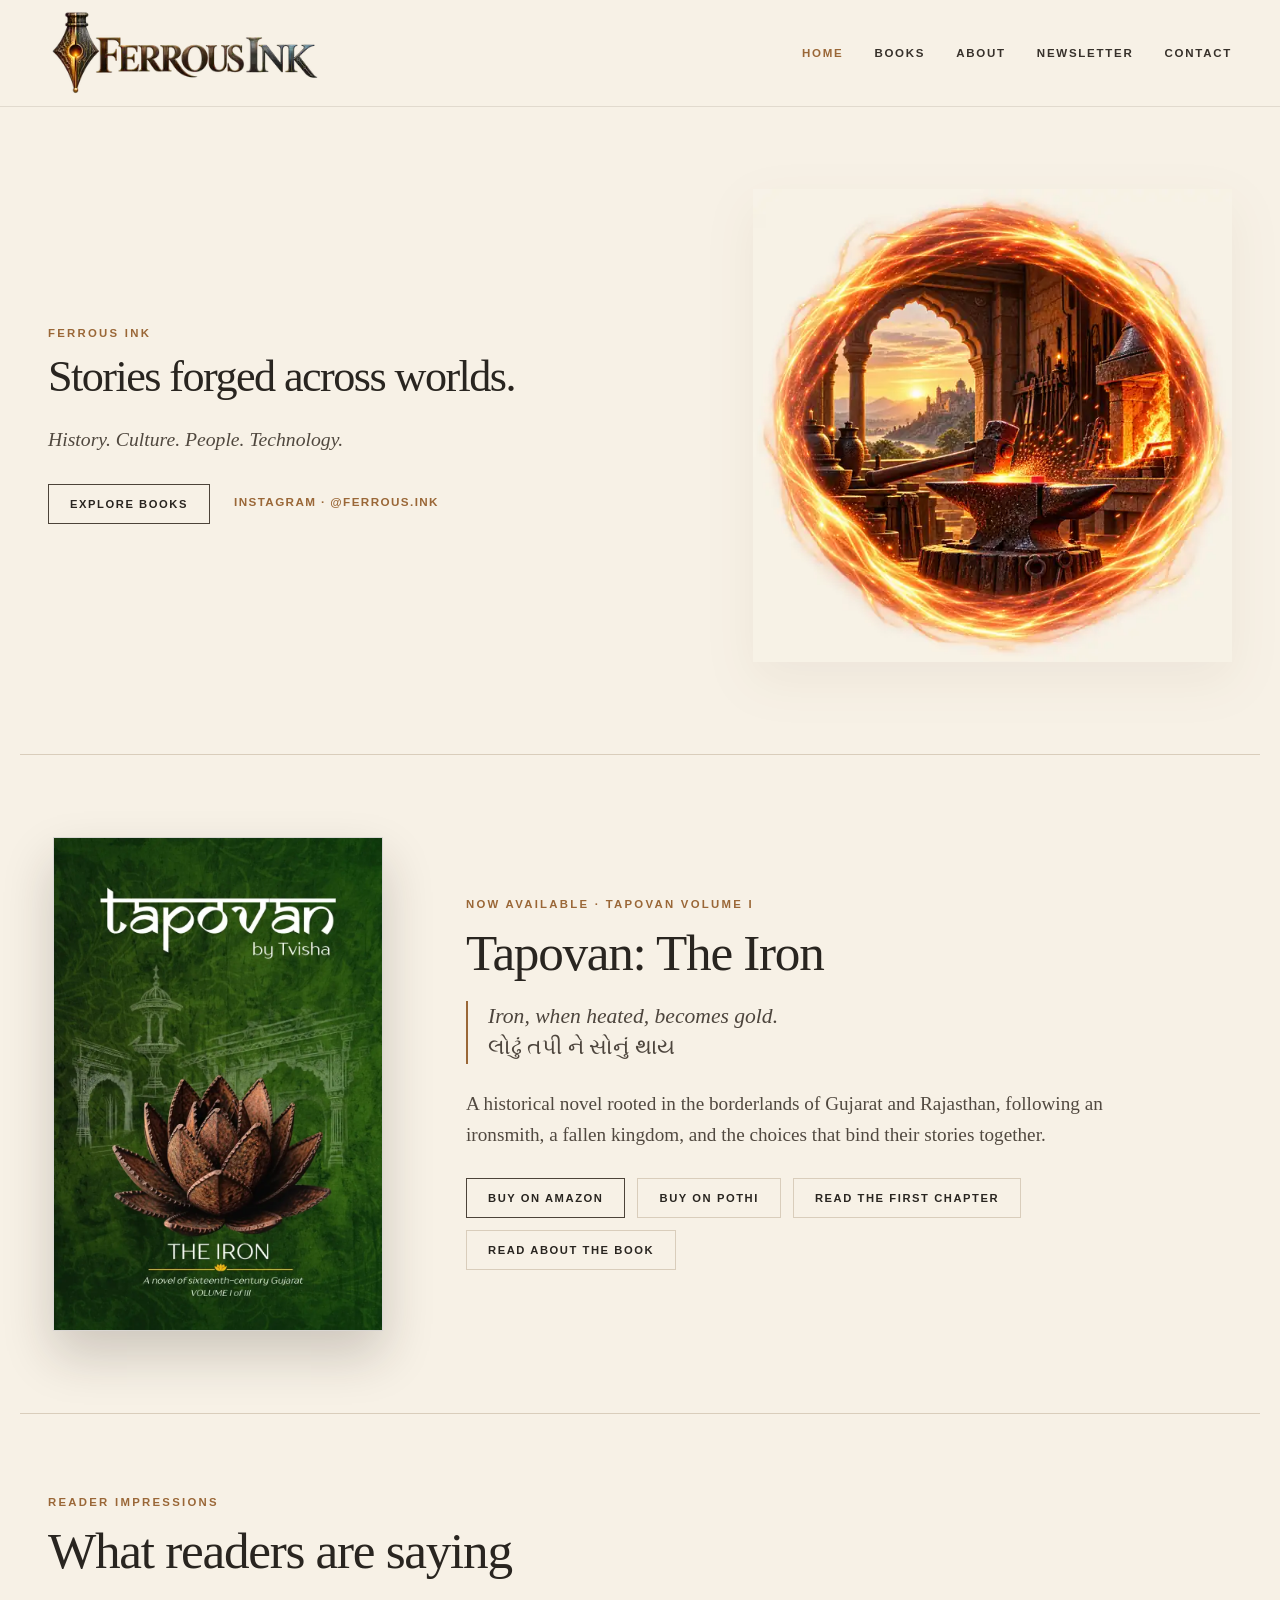
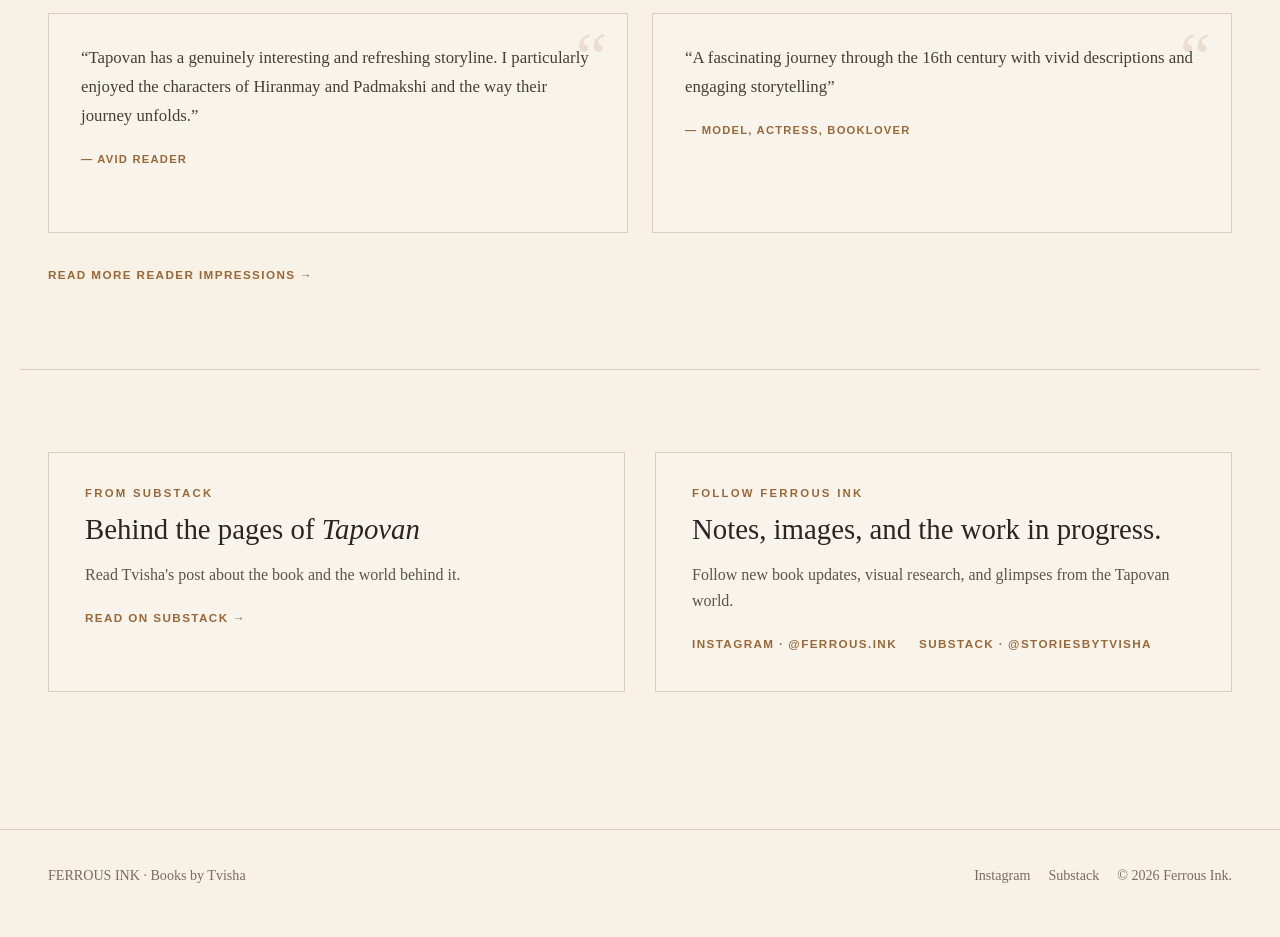
<file: index.html>
<!doctype html><html lang="en"><head><meta charset="utf-8"><meta name="viewport" content="width=device-width,initial-scale=1"><link rel="icon" type="image/svg+xml" href="assets/images/ferrous-favicon.svg"><link rel="alternate icon" href="favicon.ico">
<title>Ferrous Ink — Books by Tvisha</title><meta name="description" content="Ferrous Ink. Stories forged across worlds. Tapovan: The Iron by Tvisha is available now on Amazon."><link rel="stylesheet" href="assets/css/styles.css?v=11"><style>.portal:after{display:none}</style></head>
<body><header class="site-header"><nav class="nav">
<a class="brand" href="index.html" aria-label="Ferrous Ink home"><img src="assets/images/ferrous-ink-logo-fixed.svg" alt="Ferrous Ink"></a>
<div class="nav-links"><a href="index.html" aria-current="page">Home</a><a href="books.html">Books</a><a href="about.html">About</a><a href="newsletter.html">Newsletter</a><a href="contact.html">Contact</a></div></nav></header><main>
<section class="hero">
 <div><p class="eyebrow">Ferrous Ink</p><h1>Stories forged across worlds.</h1>
 <p class="lead">History. Culture. People. Technology.</p>
 <div class="hero-actions"><a class="button" href="books.html">Explore Books</a><a class="text-link" href="https://www.instagram.com/ferrous.ink/?hl=en" target="_blank" rel="noopener noreferrer">Instagram · @ferrous.ink</a></div></div>
 <div class="portal"><img id="portal-image" src="assets/images/forge-portal.webp?v=8" alt="A glowing iron forge and anvil framed by a smooth fiery portal"></div>
</section>
<section class="section rule home-book-feature">
 <div class="home-book-cover"><a href="tapovan.html" aria-label="Read more about Tapovan: The Iron"><img src="assets/images/tapovan-cover-site.webp?v=20261117" onerror="this.onerror=null;this.src='assets/images/tapovan-cover-full.jpeg?v=20261102b'" alt="Tapovan: The Iron, Volume I, by Tvisha"></a></div>
 <div class="home-book-copy"><p class="eyebrow">Now Available · Tapovan Volume I</p><h2>Tapovan: The Iron</h2><p class="home-book-quote"><em>Iron, when heated, becomes gold.</em><br><span lang="gu">લોઢું તપી ને સોનું થાય</span></p><p class="lead">A historical novel rooted in the borderlands of Gujarat and Rajasthan, following an ironsmith, a fallen kingdom, and the choices that bind their stories together.</p><div class="home-book-actions"><a class="button" href="https://www.amazon.com/dp/B0HPCVSJZD" target="_blank" rel="noopener noreferrer">Buy on Amazon</a> <a class="button button-soft" href="https://store.pothi.com/book/tvisha-tapovan/" target="_blank" rel="noopener noreferrer">Buy on Pothi</a><a class="button button-soft" href="sample-chapter.html">Read the First Chapter</a><a class="button button-soft" href="tapovan.html">Read About the Book</a></div></div>
</section>
<section class="section rule home-review-preview"><p class="eyebrow">Reader Impressions</p><h2>What readers are saying</h2><div class="home-review-grid"><blockquote class="review-card"><p>“Tapovan has a genuinely interesting and refreshing storyline. I particularly enjoyed the characters of Hiranmay and Padmakshi and the way their journey unfolds.”</p><footer>— Avid Reader</footer></blockquote><blockquote class="review-card"><p>“A fascinating journey through the 16th century with vivid descriptions and engaging storytelling”</p><footer>— Model, Actress, BookLover</footer></blockquote></div><p class="review-more"><a class="text-link" href="tapovan.html">Read more reader impressions →</a></p></section>
<section class="section rule home-notes"><div class="home-note-card"><p class="eyebrow">From Substack</p><h3>Behind the pages of <em>Tapovan</em></h3><p>Read Tvisha's post about the book and the world behind it.</p><a class="text-link" href="https://substack.com/home/post/p-222257417" target="_blank" rel="noopener noreferrer">Read on Substack →</a></div><div class="home-note-card home-social-card"><p class="eyebrow">Follow Ferrous Ink</p><h3>Notes, images, and the work in progress.</h3><p>Follow new book updates, visual research, and glimpses from the Tapovan world.</p><div class="social-links-inline"><a class="text-link" href="https://www.instagram.com/ferrous.ink/?hl=en" target="_blank" rel="noopener noreferrer">Instagram · @ferrous.ink</a><a class="text-link" href="https://substack.com/@storiesbytvisha" target="_blank" rel="noopener noreferrer">Substack · @storiesbytvisha</a></div></div></section>
</main><footer><div class="footer-inner"><div>FERROUS INK · Books by Tvisha</div><div class="footer-links"><a href="https://www.instagram.com/ferrous.ink/?hl=en" target="_blank" rel="noopener noreferrer">Instagram</a><a href="https://substack.com/@storiesbytvisha" target="_blank" rel="noopener noreferrer">Substack</a><span>© <span data-year></span> Ferrous Ink.</span></div></div></footer><script src="assets/js/site.js?v=19"></script><script>(async()=>{try{const files=['part0.txt','part1.txt','part2.txt','part3.txt'];const parts=await Promise.all(files.map(f=>fetch('assets/images/portal-data/'+f+'?v=8').then(r=>{if(!r.ok)throw new Error('portal');return r.text()})));const img=document.getElementById('portal-image');if(img)img.src='data:image/webp;base64,'+parts.join('');}catch(e){}})();</script></body></html>
</file>
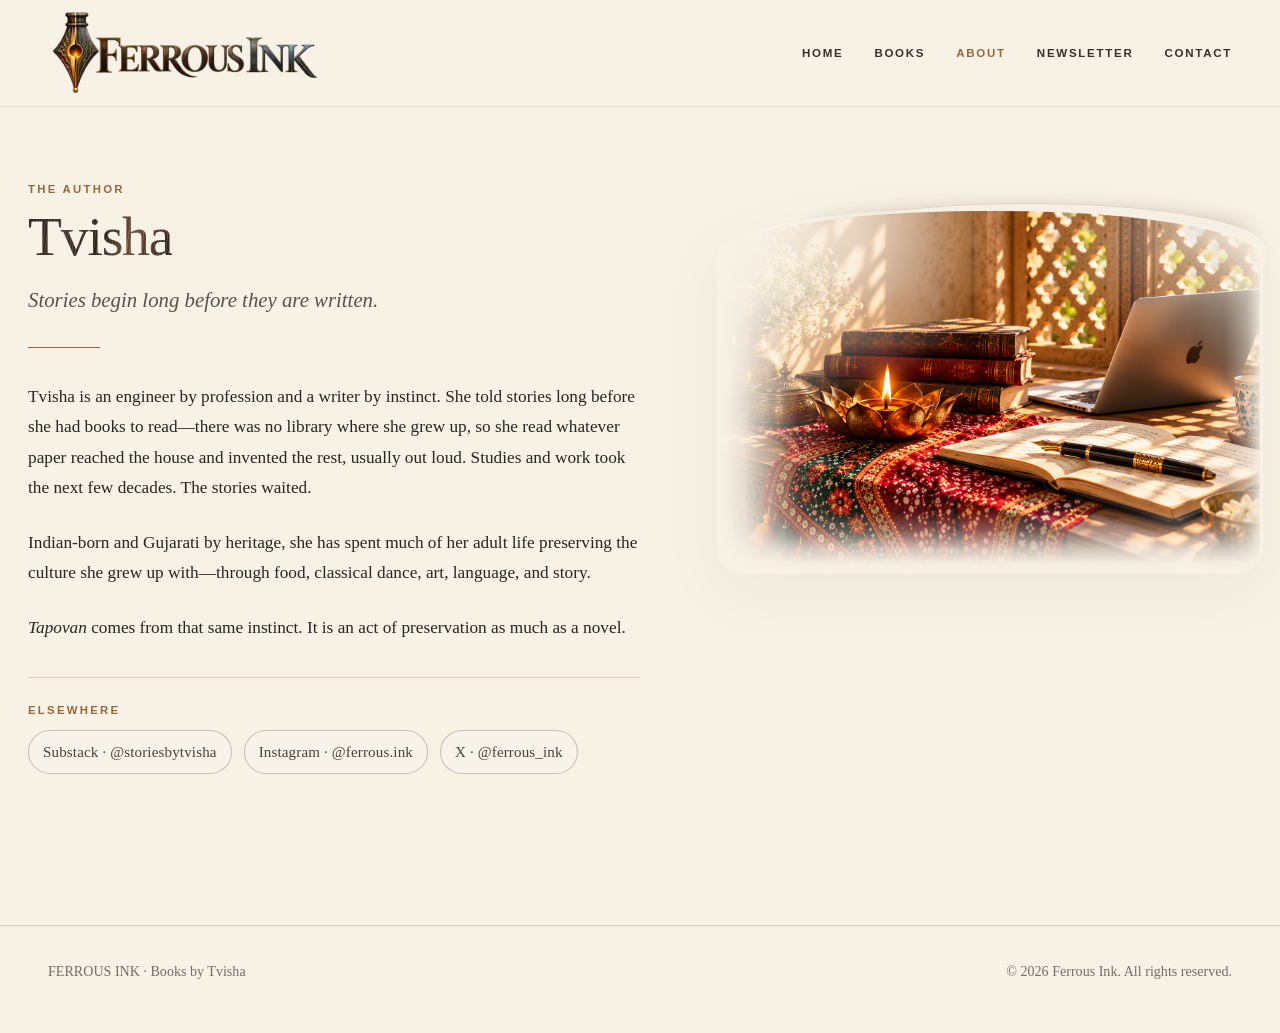
<file: about.html>
<!doctype html><html lang="en"><head><meta charset="utf-8"><meta name="viewport" content="width=device-width,initial-scale=1"><link rel="icon" type="image/svg+xml" href="assets/images/ferrous-favicon.svg"><link rel="alternate icon" href="favicon.ico">
<title>About Tvisha — Ferrous Ink</title><meta name="description" content="About Tvisha, author of Tapovan and books from Ferrous Ink."><link rel="stylesheet" href="assets/css/styles.css"><link rel="stylesheet" href="assets/css/author.css?v=5"></head>
<body><header class="site-header"><nav class="nav">
<a class="brand" href="index.html" aria-label="Ferrous Ink home"><img src="assets/images/ferrous-ink-logo-fixed.svg" alt="Ferrous Ink"></a>
<div class="nav-links"><a href="index.html">Home</a><a href="books.html">Books</a><a href="about.html" aria-current="page">About</a><a href="newsletter.html">Newsletter</a><a href="contact.html">Contact</a></div></nav></header><main>
<section class="section author-space">
 <div class="author-layout">
  <div class="author-copy">
   <p class="eyebrow">The Author</p>
   <h1 class="author-name">Tvisha</h1>
   <p class="author-line">Stories begin long before they are written.</p>
   <div class="author-rule"></div>
   <div class="prose author-bio">
    <p>Tvisha is an engineer by profession and a writer by instinct. She told stories long before she had books to read—there was no library where she grew up, so she read whatever paper reached the house and invented the rest, usually out loud. Studies and work took the next few decades. The stories waited.</p>
    <p>Indian-born and Gujarati by heritage, she has spent much of her adult life preserving the culture she grew up with—through food, classical dance, art, language, and story.</p>
    <p><em>Tapovan</em> comes from that same instinct. It is an act of preservation as much as a novel.</p>
   </div>
   <div class="author-social" aria-label="Follow Tvisha online">
    <p class="eyebrow">Elsewhere</p>
    <div class="author-social-links">
     <a href="https://substack.com/@storiesbytvisha" target="_blank" rel="noopener noreferrer">Substack · @storiesbytvisha</a>
     <a href="https://www.instagram.com/ferrous.ink/?hl=en" target="_blank" rel="noopener noreferrer">Instagram · @ferrous.ink</a>
     <a href="https://x.com/ferrous_ink" target="_blank" rel="noopener noreferrer">X · @ferrous_ink</a>
    </div>
   </div>
  </div>
  <figure class="author-visual" aria-label="A heritage writing desk with a lotus lamp, embroidered textile, books, manuscript, fountain pen, and laptop"><img src="assets/images/Sunlit%20Heritage%20Writer%E2%80%99s%20Desk.png?v=4" alt="Sunlit writing desk with a glowing lotus lamp, embroidered red textile, books, manuscript, fountain pen, and open laptop"></figure>
 </div>
</section></main><footer><div class="footer-inner"><div>FERROUS INK · Books by Tvisha</div><div>© <span data-year></span> Ferrous Ink. All rights reserved.</div></div></footer><script src="assets/js/site.js"></script></body></html>
</file>
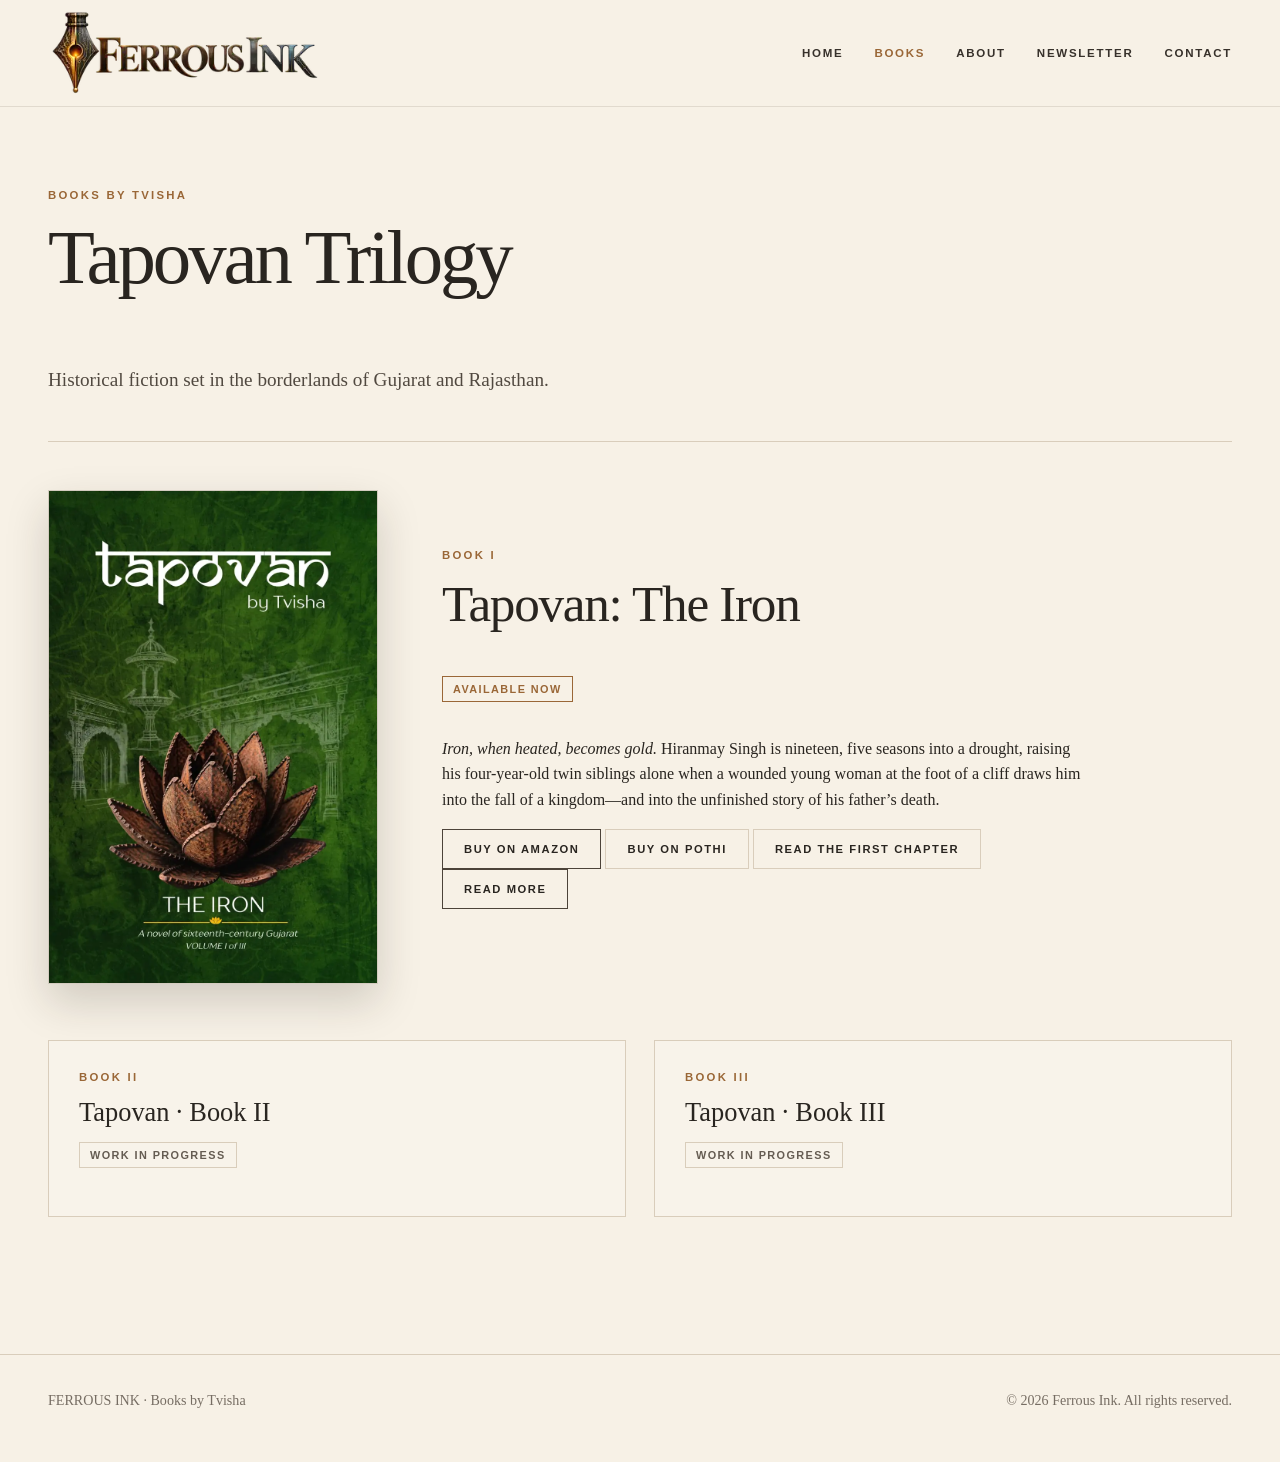
<file: books.html>
<!doctype html><html lang="en"><head><meta charset="utf-8"><meta name="viewport" content="width=device-width,initial-scale=1"><link rel="icon" type="image/svg+xml" href="assets/images/ferrous-favicon.svg"><link rel="alternate icon" href="favicon.ico"><title>Books — Ferrous Ink</title><meta name="description" content="The Tapovan Trilogy by Tvisha. Tapovan: The Iron is available now on Amazon."><link rel="stylesheet" href="assets/css/styles.css?v=10"></head><body><header class="site-header"><nav class="nav"><a class="brand" href="index.html" aria-label="Ferrous Ink home"><img src="assets/images/ferrous-ink-logo-fixed.svg" alt="Ferrous Ink"></a><div class="nav-links"><a href="index.html">Home</a><a href="books.html" aria-current="page">Books</a><a href="about.html">About</a><a href="newsletter.html">Newsletter</a><a href="contact.html">Contact</a></div></nav></header><main><section class="section"><p class="eyebrow">Books by Tvisha</p><h1>Tapovan Trilogy</h1><p class="lead trilogy-intro">Historical fiction set in the borderlands of Gujarat and Rajasthan.</p><div class="trilogy-list"><article class="volume-card volume-feature"><a class="book-cover" href="tapovan.html"><img src="assets/images/tapovan-cover-site.webp?v=20261117" onerror="this.onerror=null;this.src='assets/images/tapovan-cover-full.jpeg?v=20261102c'" alt="Tapovan: The Iron, Volume I, by Tvisha"></a><div class="volume-copy"><p class="eyebrow">Book I</p><h2>Tapovan: The Iron</h2><p class="status ready">Available Now</p><p><em>Iron, when heated, becomes gold.</em> Hiranmay Singh is nineteen, five seasons into a drought, raising his four-year-old twin siblings alone when a wounded young woman at the foot of a cliff draws him into the fall of a kingdom—and into the unfinished story of his father’s death.</p><p><a class="button" href="https://www.amazon.com/dp/B0HPCVSJZD" target="_blank" rel="noopener noreferrer">Buy on Amazon</a> <a class="button button-soft" href="https://store.pothi.com/book/tvisha-tapovan/" target="_blank" rel="noopener noreferrer">Buy on Pothi</a> <a class="button button-soft" href="sample-chapter.html">Read the First Chapter</a> <a class="button" href="tapovan.html">Read More</a></p></div></article><div class="trilogy-progress"><article class="progress-card"><p class="eyebrow">Book II</p><h3>Tapovan · Book II</h3><p class="status">Work in Progress</p></article><article class="progress-card"><p class="eyebrow">Book III</p><h3>Tapovan · Book III</h3><p class="status">Work in Progress</p></article></div></div></section></main><footer><div class="footer-inner"><div>FERROUS INK · Books by Tvisha</div><div>© <span data-year></span> Ferrous Ink. All rights reserved.</div></div></footer><script src="assets/js/site.js?v=19"></script></body></html>
</file>
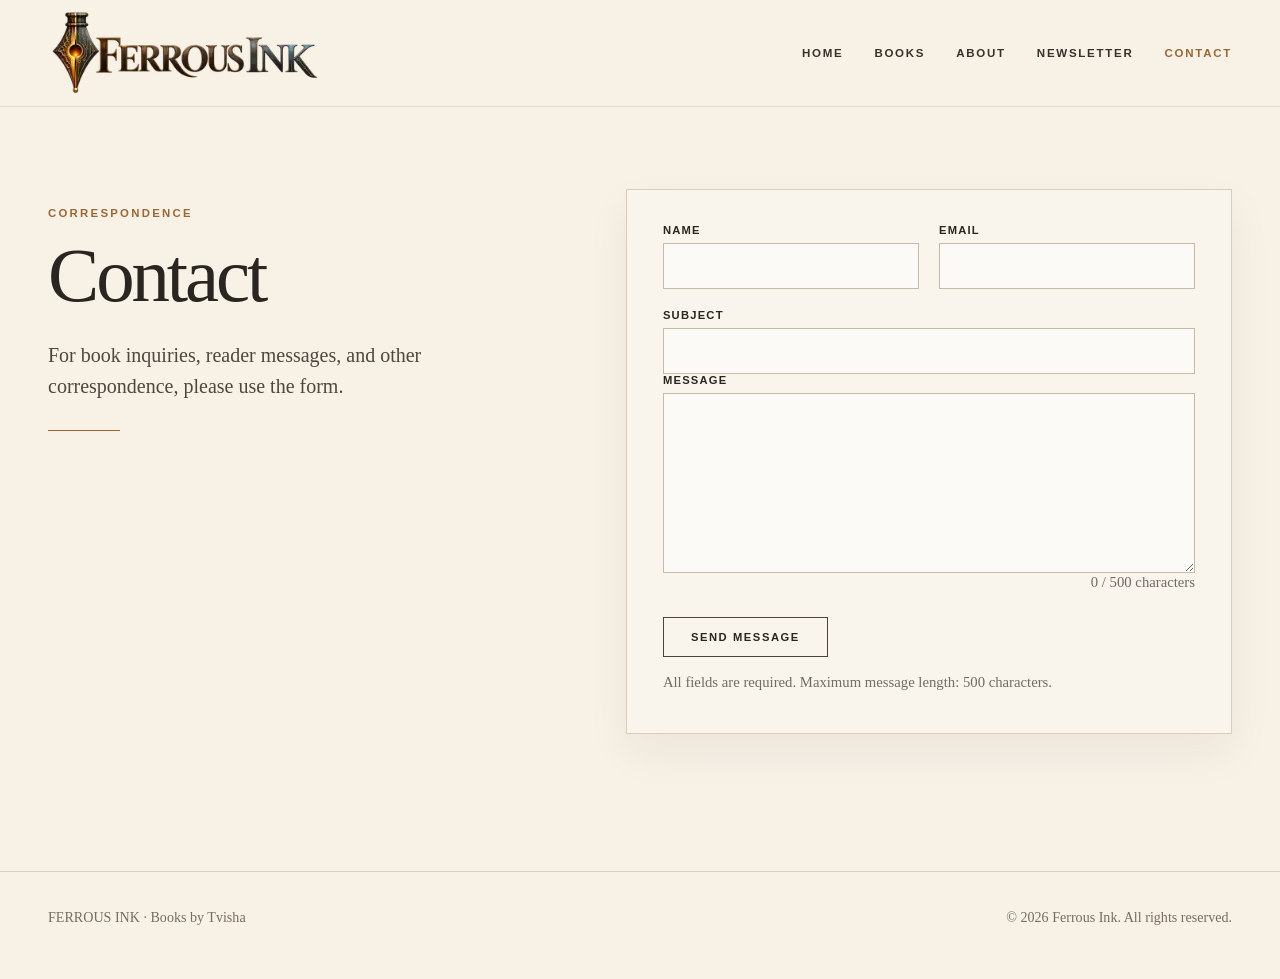
<file: contact.html>
<!doctype html><html lang="en"><head><meta charset="utf-8"><meta name="viewport" content="width=device-width,initial-scale=1"><link rel="icon" type="image/svg+xml" href="assets/images/ferrous-favicon.svg"><link rel="alternate icon" href="favicon.ico">
<title>Contact — Ferrous Ink</title><meta name="description" content="Contact Ferrous Ink for book inquiries, reader messages, and correspondence."><link rel="stylesheet" href="assets/css/styles.css"></head>
<body><header class="site-header"><nav class="nav">
<a class="brand" href="index.html" aria-label="Ferrous Ink home"><img src="assets/images/ferrous-ink-logo-fixed.svg" alt="Ferrous Ink"></a>
<div class="nav-links"><a href="index.html">Home</a><a href="books.html">Books</a><a href="about.html">About</a><a href="newsletter.html">Newsletter</a><a href="contact.html" aria-current="page">Contact</a></div></nav></header><main>
<section class="section contact-page">
 <div class="contact-intro">
  <p class="eyebrow">Correspondence</p>
  <h1>Contact</h1>
  <p class="contact-lead">For book inquiries, reader messages, and other correspondence, please use the form.</p>
  <div class="contact-rule"></div>
 </div>
 <div class="contact-card">
  <form class="form" id="contact-form" action="https://formspree.io/f/xyekgvqp" method="POST">
   <div class="form-row">
    <div><label for="name">Name</label><input id="name" name="name" autocomplete="name" maxlength="100" required></div>
    <div><label for="email">Email</label><input id="email" name="email" type="email" autocomplete="email" maxlength="254" required></div>
   </div>
   <label for="subject">Subject</label><input id="subject" name="subject" maxlength="150" required>
   <label for="message">Message</label><textarea id="message" name="message" maxlength="500" aria-describedby="message-count" required></textarea>
   <div id="message-count" class="notice" style="text-align:right;margin-top:-.6rem">0 / 500 characters</div>
   <div aria-hidden="true" style="position:absolute;left:-9999px"><label>Leave this field empty<input type="text" name="_gotcha" tabindex="-1" autocomplete="off"></label></div>
   <button class="button contact-button" type="submit" id="contact-submit">Send Message</button>
   <p class="notice" id="form-note" role="status" aria-live="polite">All fields are required. Maximum message length: 500 characters.</p>
  </form>
 </div>
</section></main><footer><div class="footer-inner"><div>FERROUS INK · Books by Tvisha</div><div>© <span data-year></span> Ferrous Ink. All rights reserved.</div></div></footer><script src="assets/js/site.js"></script></body></html>
</file>
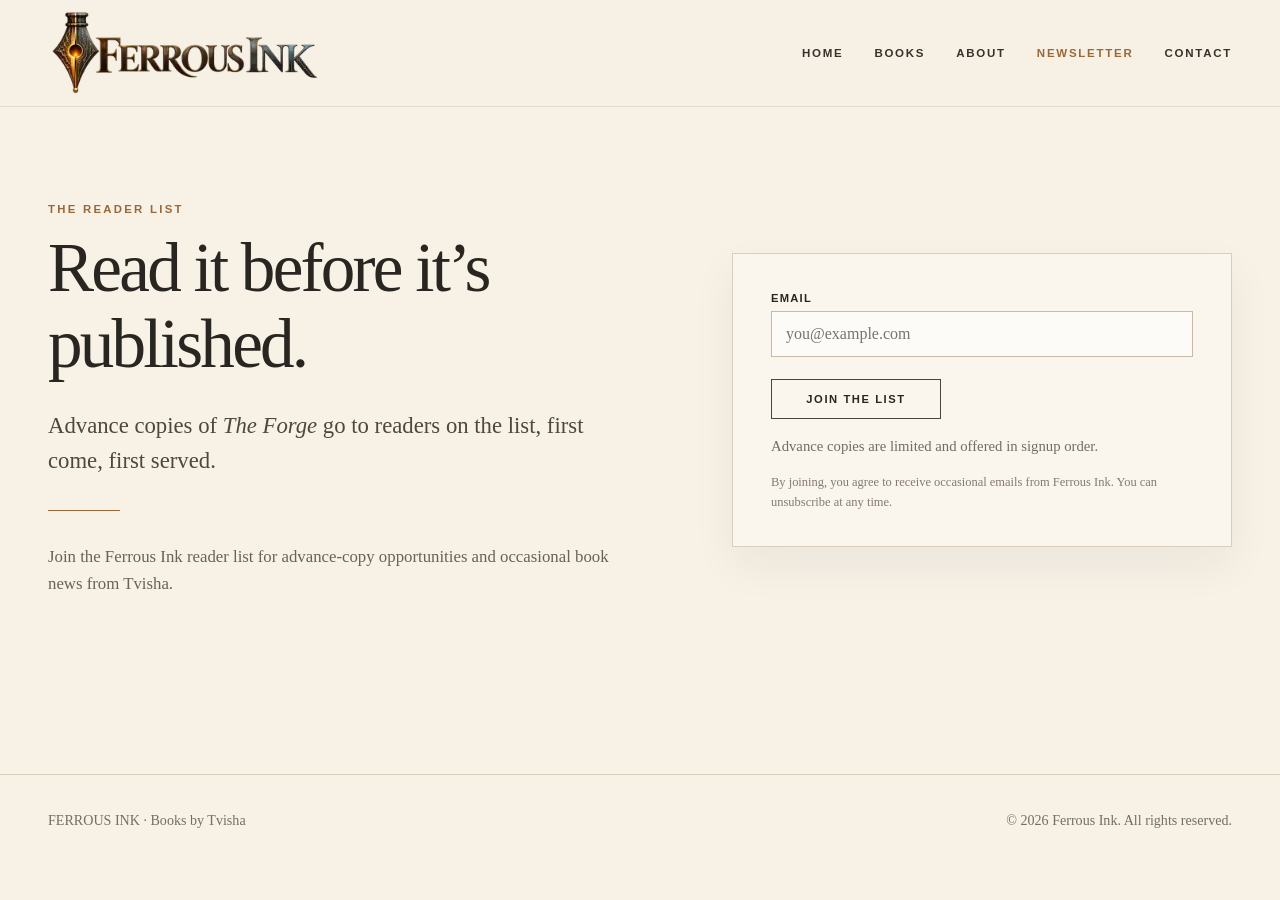
<file: newsletter.html>
<!doctype html><html lang="en"><head><meta charset="utf-8"><meta name="viewport" content="width=device-width,initial-scale=1"><link rel="icon" type="image/svg+xml" href="assets/images/ferrous-favicon.svg"><link rel="alternate icon" href="favicon.ico">
<title>Newsletter — Ferrous Ink</title><meta name="description" content="Join the Ferrous Ink reader list for advance-copy opportunities and occasional book news from Tvisha."><link rel="stylesheet" href="assets/css/styles.css?v=9"><link rel="stylesheet" href="assets/css/newsletter.css?v=1"></head>
<body><header class="site-header"><nav class="nav">
<a class="brand" href="index.html" aria-label="Ferrous Ink home"><img src="assets/images/ferrous-ink-logo-fixed.svg" alt="Ferrous Ink"></a>
<div class="nav-links"><a href="index.html">Home</a><a href="books.html">Books</a><a href="about.html">About</a><a href="newsletter.html" aria-current="page">Newsletter</a><a href="contact.html">Contact</a></div></nav></header><main>
<section class="section newsletter-page">
 <div class="newsletter-copy">
  <p class="eyebrow">The Reader List</p>
  <h1>Read it before it’s published.</h1>
  <p class="newsletter-lead">Advance copies of <em>The Forge</em> go to readers on the list, first come, first served.</p>
  <div class="newsletter-rule"></div>
  <p class="newsletter-note">Join the Ferrous Ink reader list for advance-copy opportunities and occasional book news from Tvisha.</p>
 </div>
 <div class="newsletter-card">
  <form class="form" id="newsletter-form" action="https://formspree.io/f/xyekgvqp" method="POST">
   <input type="hidden" name="_subject" value="Ferrous Ink reader-list signup — The Forge">
   <input type="hidden" name="source" value="Ferrous Ink newsletter page">
   <label for="newsletter-email">Email</label>
   <input id="newsletter-email" name="email" type="email" autocomplete="email" maxlength="254" placeholder="you@example.com" required>
   <div aria-hidden="true" style="position:absolute;left:-9999px"><label>Leave this field empty<input type="text" name="_gotcha" tabindex="-1" autocomplete="off"></label></div>
   <button class="button newsletter-button" type="submit" id="newsletter-submit">Join the List</button>
   <p class="notice" id="newsletter-status" role="status" aria-live="polite">Advance copies are limited and offered in signup order.</p>
   <p class="newsletter-privacy">By joining, you agree to receive occasional emails from Ferrous Ink. You can unsubscribe at any time.</p>
  </form>
 </div>
</section></main><footer><div class="footer-inner"><div>FERROUS INK · Books by Tvisha</div><div>© <span data-year></span> Ferrous Ink. All rights reserved.</div></div></footer><script src="assets/js/site.js?v=9"></script></body></html>
</file>
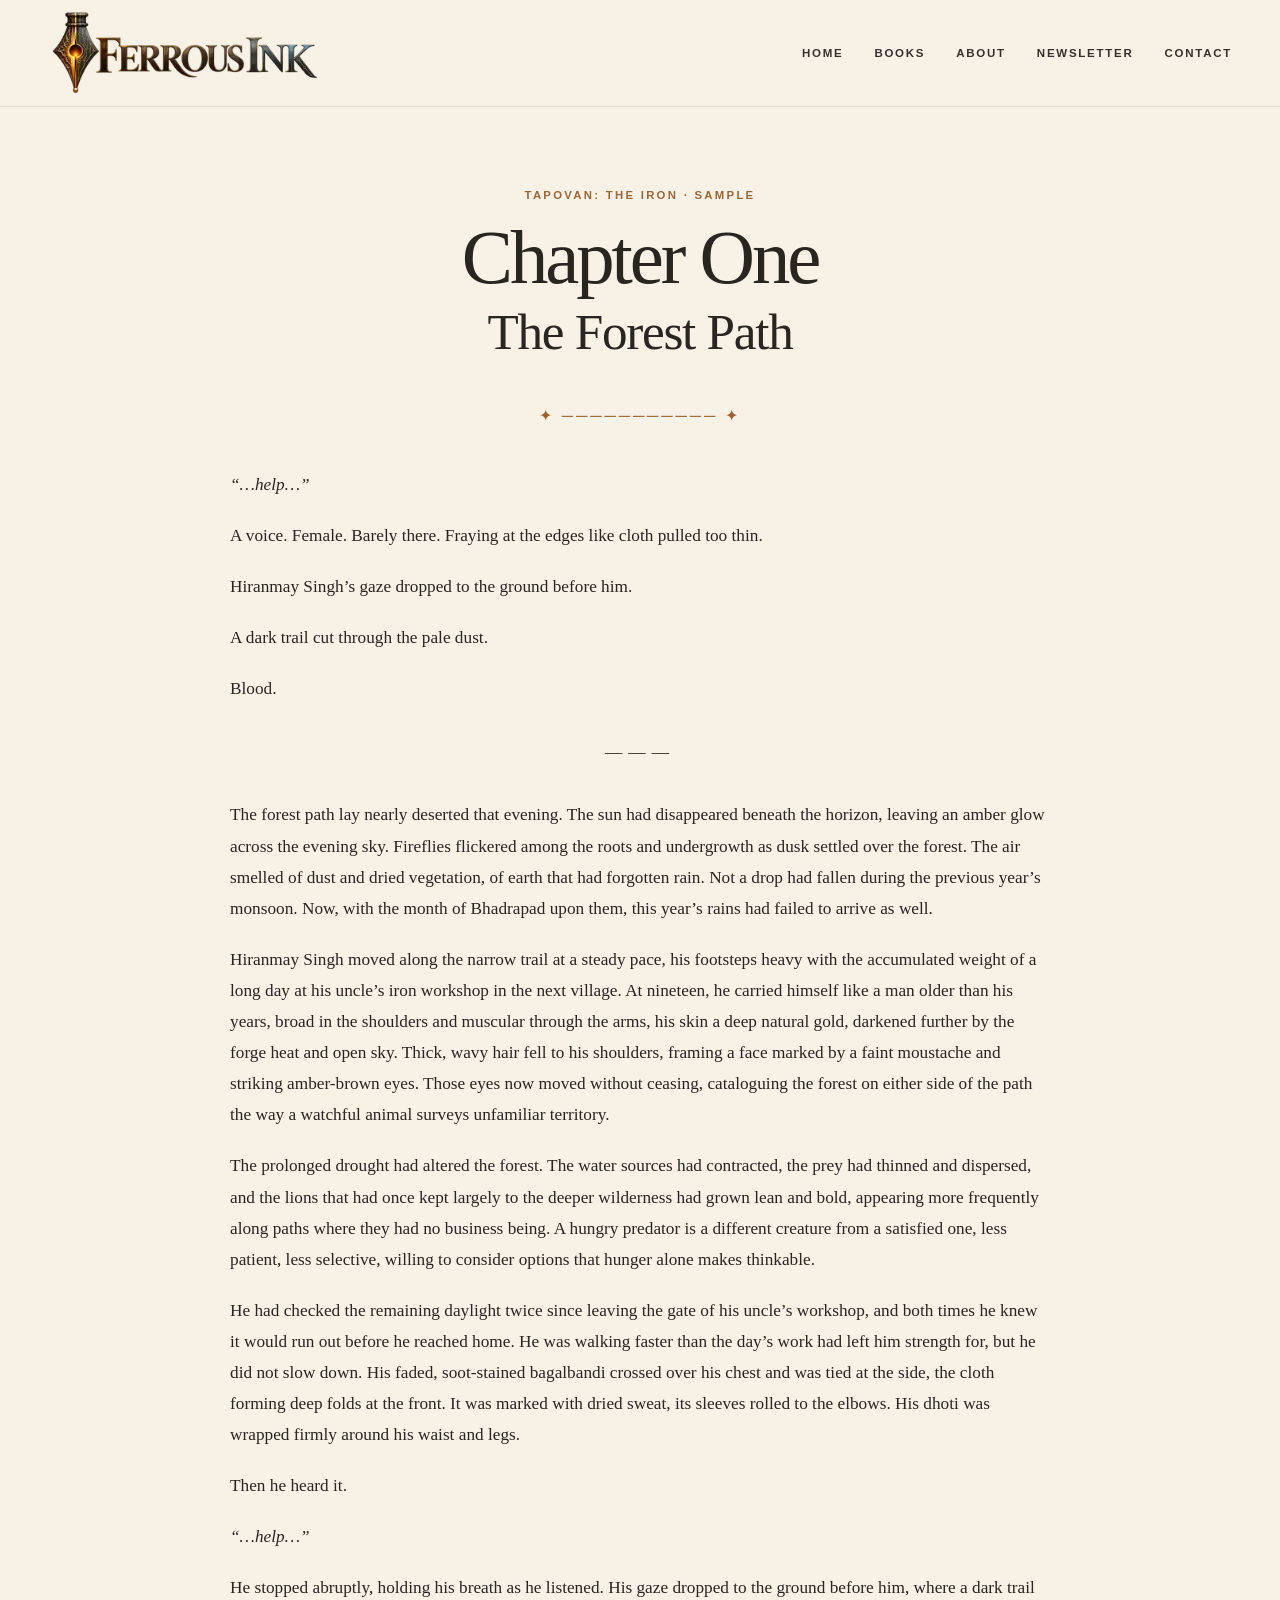
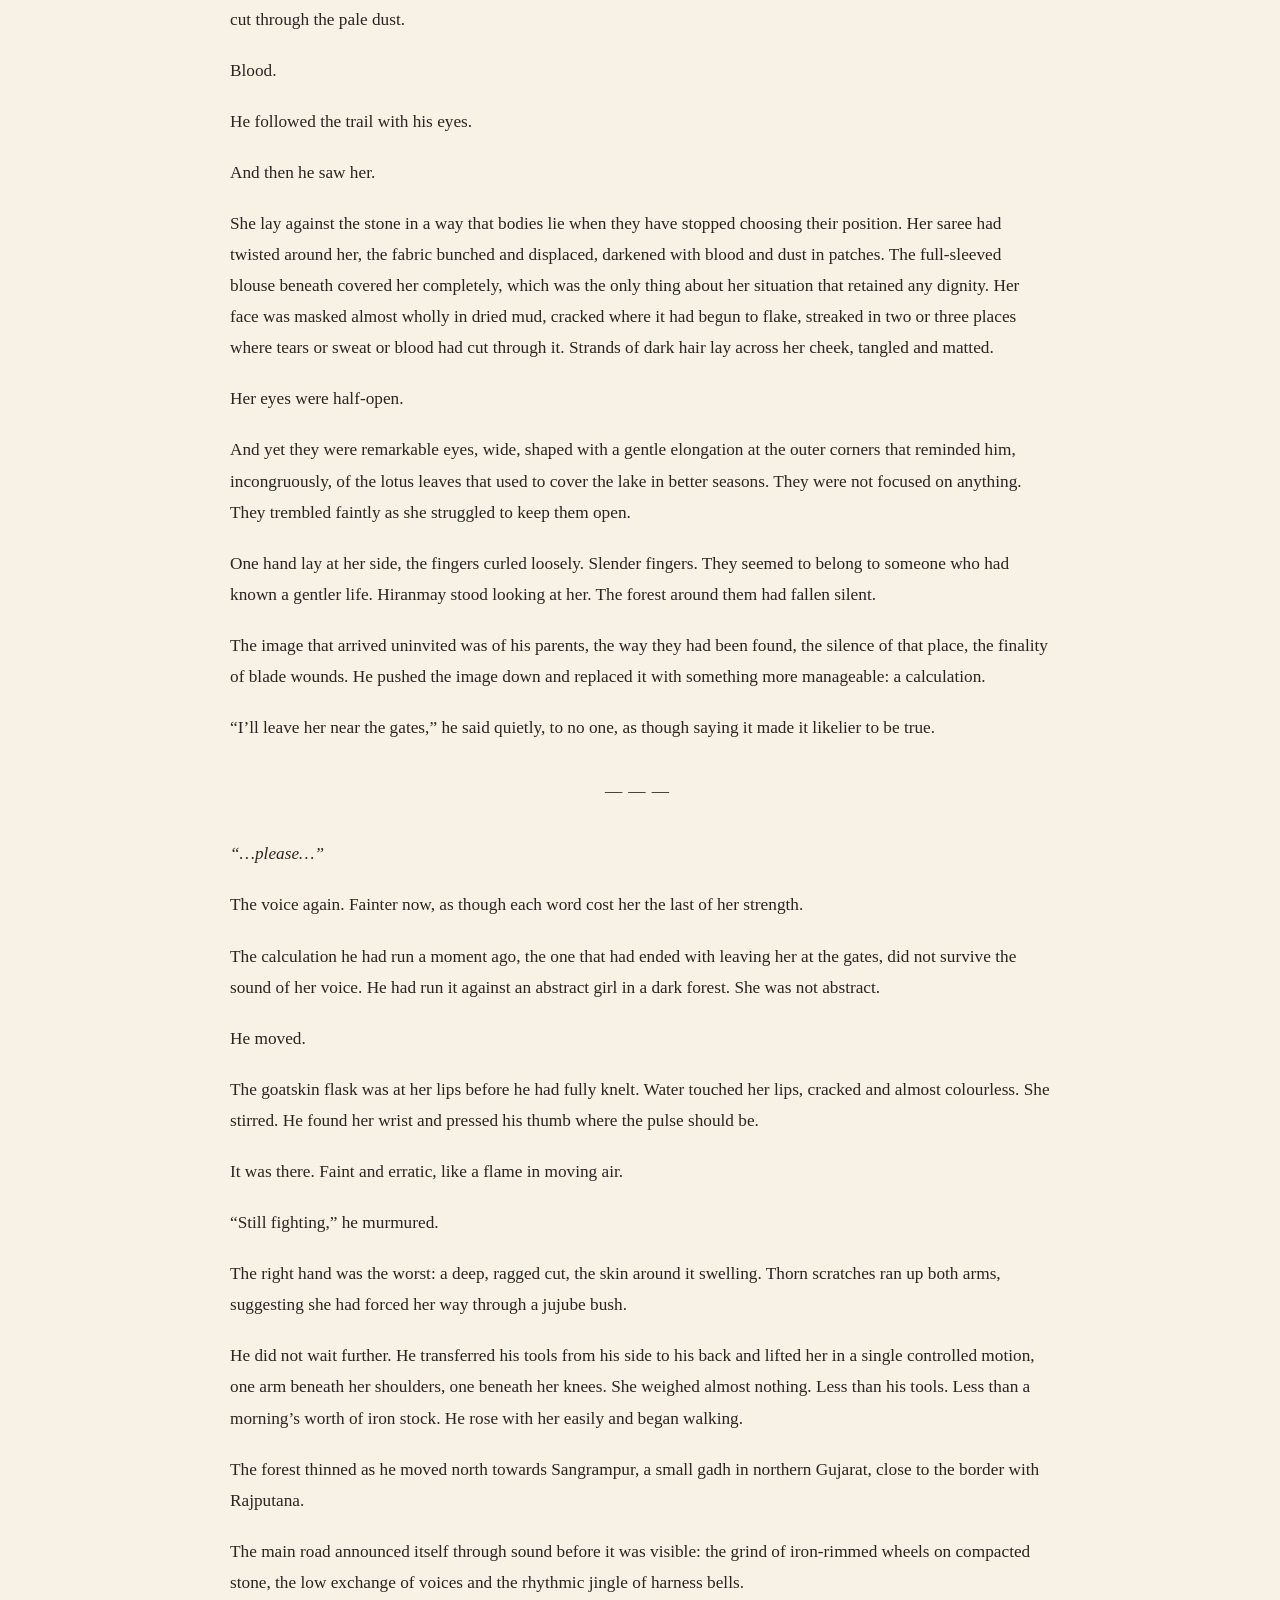
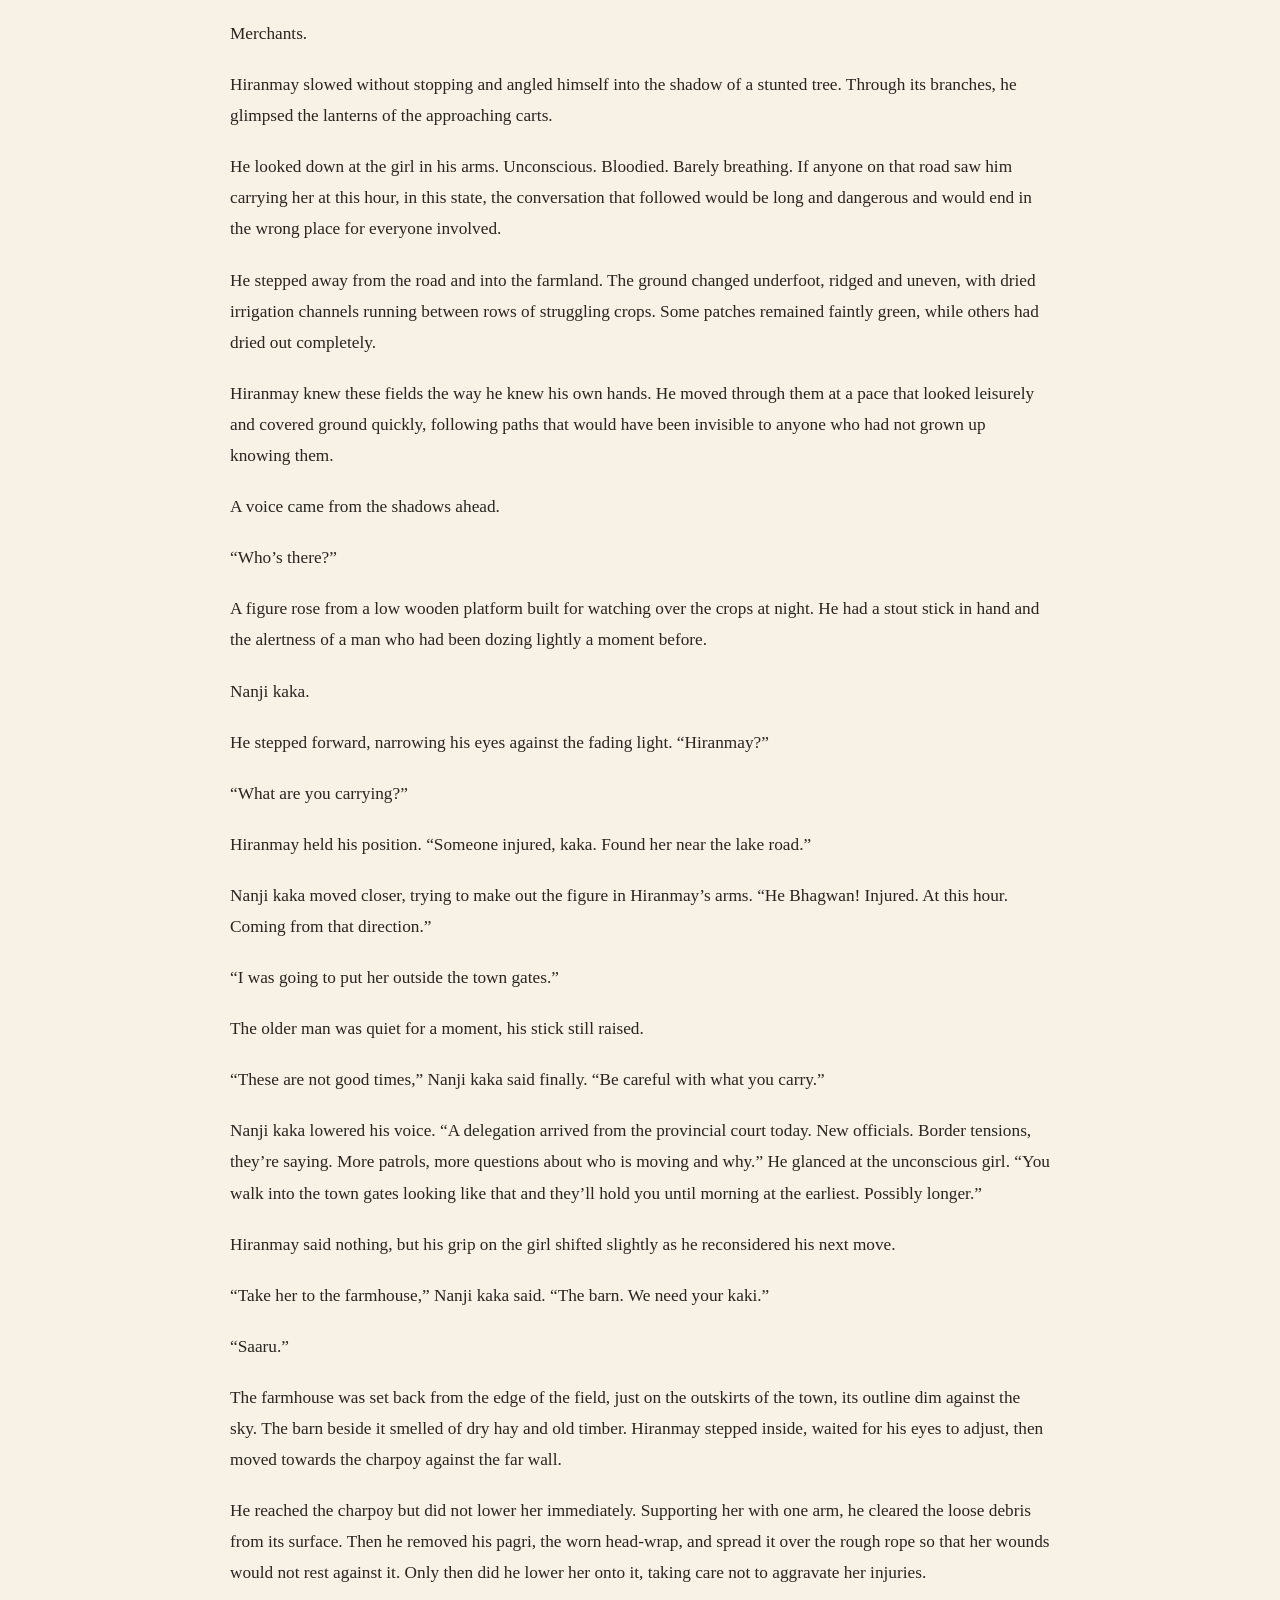
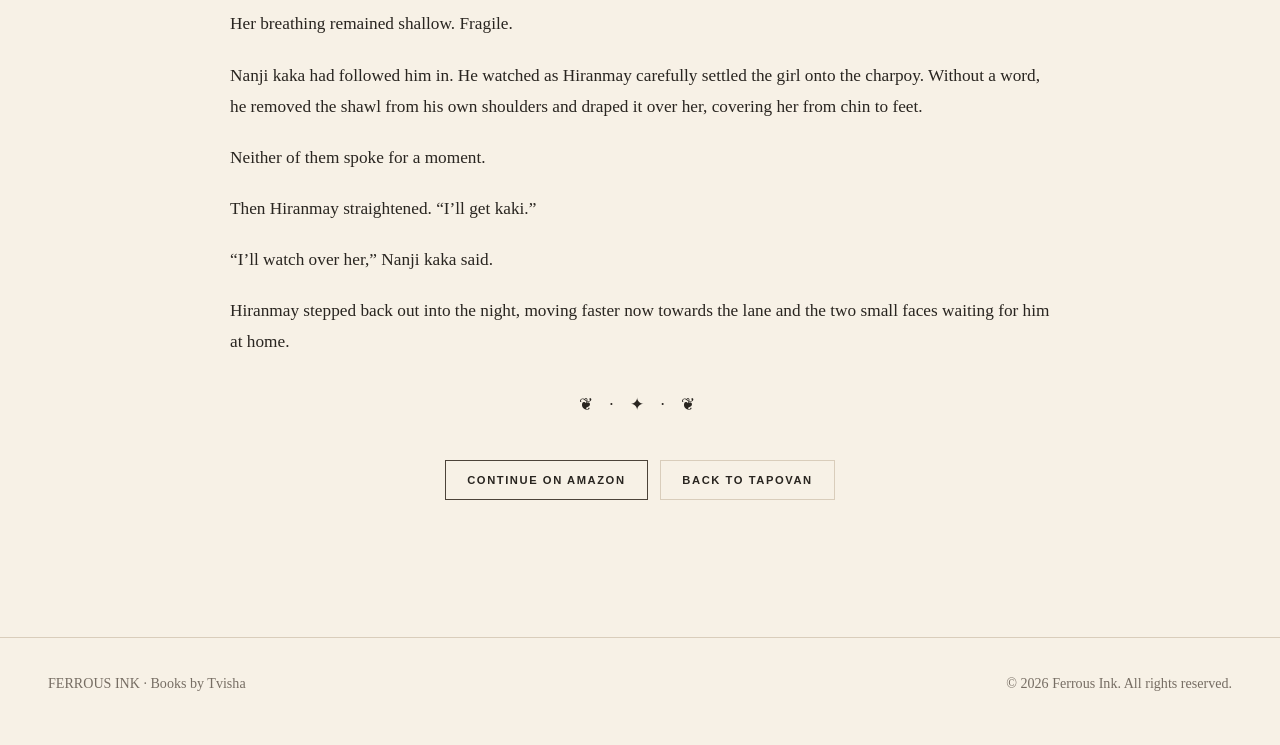
<file: sample-chapter.html>
<!doctype html><html lang="en"><head><meta charset="utf-8"><meta name="viewport" content="width=device-width,initial-scale=1"><title>Read Chapter One — Tapovan: The Iron</title><meta name="description" content="Read Chapter One, The Forest Path, from Tapovan: The Iron by Tvisha."><link rel="stylesheet" href="assets/css/styles.css?v=10"><style>.sample-wrap{max-width:820px;margin:0 auto}.sample-header{text-align:center;margin-bottom:2.5rem}.sample-header h1{margin-bottom:.25rem}.sample-rule{margin:1.4rem auto;color:#9b622f;letter-spacing:.18em}.sample-prose{font-family:Georgia,'Times New Roman',serif;font-size:1.08rem;line-height:1.8}.sample-prose p{margin:0 0 1.25rem}.sample-prose .scene-break{text-align:center;letter-spacing:.35em;margin:2rem 0}.sample-actions{display:flex;gap:.8rem;flex-wrap:wrap;justify-content:center;margin-top:2.5rem}</style></head><body><header class="site-header"><nav class="nav"><a class="brand" href="index.html" aria-label="Ferrous Ink home"><img src="assets/images/ferrous-ink-logo-fixed.svg" alt="Ferrous Ink"></a><div class="nav-links"><a href="index.html">Home</a><a href="books.html">Books</a><a href="about.html">About</a><a href="newsletter.html">Newsletter</a><a href="contact.html">Contact</a></div></nav></header><main><section class="section"><article class="sample-wrap"><header class="sample-header"><p class="eyebrow">Tapovan: The Iron · Sample</p><h1>Chapter One</h1><h2>The Forest Path</h2><div class="sample-rule">✦ ─────────── ✦</div></header><div class="sample-prose"><p><em>“…help…”</em></p><p>A voice. Female. Barely there. Fraying at the edges like cloth pulled too thin.</p><p>Hiranmay Singh’s gaze dropped to the ground before him.</p><p>A dark trail cut through the pale dust.</p><p>Blood.</p><div class="scene-break">———</div><p>The forest path lay nearly deserted that evening. The sun had disappeared beneath the horizon, leaving an amber glow across the evening sky. Fireflies flickered among the roots and undergrowth as dusk settled over the forest. The air smelled of dust and dried vegetation, of earth that had forgotten rain. Not a drop had fallen during the previous year’s monsoon. Now, with the month of Bhadrapad upon them, this year’s rains had failed to arrive as well.</p><p>Hiranmay Singh moved along the narrow trail at a steady pace, his footsteps heavy with the accumulated weight of a long day at his uncle’s iron workshop in the next village. At nineteen, he carried himself like a man older than his years, broad in the shoulders and muscular through the arms, his skin a deep natural gold, darkened further by the forge heat and open sky. Thick, wavy hair fell to his shoulders, framing a face marked by a faint moustache and striking amber-brown eyes. Those eyes now moved without ceasing, cataloguing the forest on either side of the path the way a watchful animal surveys unfamiliar territory.</p><p>The prolonged drought had altered the forest. The water sources had contracted, the prey had thinned and dispersed, and the lions that had once kept largely to the deeper wilderness had grown lean and bold, appearing more frequently along paths where they had no business being. A hungry predator is a different creature from a satisfied one, less patient, less selective, willing to consider options that hunger alone makes thinkable.</p><p>He had checked the remaining daylight twice since leaving the gate of his uncle’s workshop, and both times he knew it would run out before he reached home. He was walking faster than the day’s work had left him strength for, but he did not slow down. His faded, soot-stained bagalbandi crossed over his chest and was tied at the side, the cloth forming deep folds at the front. It was marked with dried sweat, its sleeves rolled to the elbows. His dhoti was wrapped firmly around his waist and legs.</p><p>Then he heard it.</p><p><em>“…help…”</em></p><p>He stopped abruptly, holding his breath as he listened. His gaze dropped to the ground before him, where a dark trail cut through the pale dust.</p><p>Blood.</p><p>He followed the trail with his eyes.</p><p>And then he saw her.</p><p>She lay against the stone in a way that bodies lie when they have stopped choosing their position. Her saree had twisted around her, the fabric bunched and displaced, darkened with blood and dust in patches. The full-sleeved blouse beneath covered her completely, which was the only thing about her situation that retained any dignity. Her face was masked almost wholly in dried mud, cracked where it had begun to flake, streaked in two or three places where tears or sweat or blood had cut through it. Strands of dark hair lay across her cheek, tangled and matted.</p><p>Her eyes were half-open.</p><p>And yet they were remarkable eyes, wide, shaped with a gentle elongation at the outer corners that reminded him, incongruously, of the lotus leaves that used to cover the lake in better seasons. They were not focused on anything. They trembled faintly as she struggled to keep them open.</p><p>One hand lay at her side, the fingers curled loosely. Slender fingers. They seemed to belong to someone who had known a gentler life. Hiranmay stood looking at her. The forest around them had fallen silent.</p><p>The image that arrived uninvited was of his parents, the way they had been found, the silence of that place, the finality of blade wounds. He pushed the image down and replaced it with something more manageable: a calculation.</p><p>“I’ll leave her near the gates,” he said quietly, to no one, as though saying it made it likelier to be true.</p><div class="scene-break">———</div><p><em>“…please…”</em></p><p>The voice again. Fainter now, as though each word cost her the last of her strength.</p><p>The calculation he had run a moment ago, the one that had ended with leaving her at the gates, did not survive the sound of her voice. He had run it against an abstract girl in a dark forest. She was not abstract.</p><p>He moved.</p><p>The goatskin flask was at her lips before he had fully knelt. Water touched her lips, cracked and almost colourless. She stirred. He found her wrist and pressed his thumb where the pulse should be.</p><p>It was there. Faint and erratic, like a flame in moving air.</p><p>“Still fighting,” he murmured.</p><p>The right hand was the worst: a deep, ragged cut, the skin around it swelling. Thorn scratches ran up both arms, suggesting she had forced her way through a jujube bush.</p><p>He did not wait further. He transferred his tools from his side to his back and lifted her in a single controlled motion, one arm beneath her shoulders, one beneath her knees. She weighed almost nothing. Less than his tools. Less than a morning’s worth of iron stock. He rose with her easily and began walking.</p><p>The forest thinned as he moved north towards Sangrampur, a small gadh in northern Gujarat, close to the border with Rajputana.</p><p>The main road announced itself through sound before it was visible: the grind of iron-rimmed wheels on compacted stone, the low exchange of voices and the rhythmic jingle of harness bells.</p><p>Merchants.</p><p>Hiranmay slowed without stopping and angled himself into the shadow of a stunted tree. Through its branches, he glimpsed the lanterns of the approaching carts.</p><p>He looked down at the girl in his arms. Unconscious. Bloodied. Barely breathing. If anyone on that road saw him carrying her at this hour, in this state, the conversation that followed would be long and dangerous and would end in the wrong place for everyone involved.</p><p>He stepped away from the road and into the farmland. The ground changed underfoot, ridged and uneven, with dried irrigation channels running between rows of struggling crops. Some patches remained faintly green, while others had dried out completely.</p><p>Hiranmay knew these fields the way he knew his own hands. He moved through them at a pace that looked leisurely and covered ground quickly, following paths that would have been invisible to anyone who had not grown up knowing them.</p><p>A voice came from the shadows ahead.</p><p>“Who’s there?”</p><p>A figure rose from a low wooden platform built for watching over the crops at night. He had a stout stick in hand and the alertness of a man who had been dozing lightly a moment before.</p><p>Nanji kaka.</p><p>He stepped forward, narrowing his eyes against the fading light. “Hiranmay?”</p><p>“What are you carrying?”</p><p>Hiranmay held his position. “Someone injured, kaka. Found her near the lake road.”</p><p>Nanji kaka moved closer, trying to make out the figure in Hiranmay’s arms. “He Bhagwan! Injured. At this hour. Coming from that direction.”</p><p>“I was going to put her outside the town gates.”</p><p>The older man was quiet for a moment, his stick still raised.</p><p>“These are not good times,” Nanji kaka said finally. “Be careful with what you carry.”</p><p>Nanji kaka lowered his voice. “A delegation arrived from the provincial court today. New officials. Border tensions, they’re saying. More patrols, more questions about who is moving and why.” He glanced at the unconscious girl. “You walk into the town gates looking like that and they’ll hold you until morning at the earliest. Possibly longer.”</p><p>Hiranmay said nothing, but his grip on the girl shifted slightly as he reconsidered his next move.</p><p>“Take her to the farmhouse,” Nanji kaka said. “The barn. We need your kaki.”</p><p>“Saaru.”</p><p>The farmhouse was set back from the edge of the field, just on the outskirts of the town, its outline dim against the sky. The barn beside it smelled of dry hay and old timber. Hiranmay stepped inside, waited for his eyes to adjust, then moved towards the charpoy against the far wall.</p><p>He reached the charpoy but did not lower her immediately. Supporting her with one arm, he cleared the loose debris from its surface. Then he removed his pagri, the worn head-wrap, and spread it over the rough rope so that her wounds would not rest against it. Only then did he lower her onto it, taking care not to aggravate her injuries.</p><p>Her breathing remained shallow. Fragile.</p><p>Nanji kaka had followed him in. He watched as Hiranmay carefully settled the girl onto the charpoy. Without a word, he removed the shawl from his own shoulders and draped it over her, covering her from chin to feet.</p><p>Neither of them spoke for a moment.</p><p>Then Hiranmay straightened. “I’ll get kaki.”</p><p>“I’ll watch over her,” Nanji kaka said.</p><p>Hiranmay stepped back out into the night, moving faster now towards the lane and the two small faces waiting for him at home.</p><div class="scene-break">❦ · ✦ · ❦</div></div><div class="sample-actions"><a class="button" href="https://www.amazon.com/dp/B0HPCVSJZD" target="_blank" rel="noopener noreferrer">Continue on Amazon</a><a class="button button-soft" href="tapovan.html">Back to Tapovan</a></div></article></section></main><footer><div class="footer-inner"><div>FERROUS INK · Books by Tvisha</div><div>© <span data-year></span> Ferrous Ink. All rights reserved.</div></div></footer><script src="assets/js/site.js"></script></body></html>
</file>
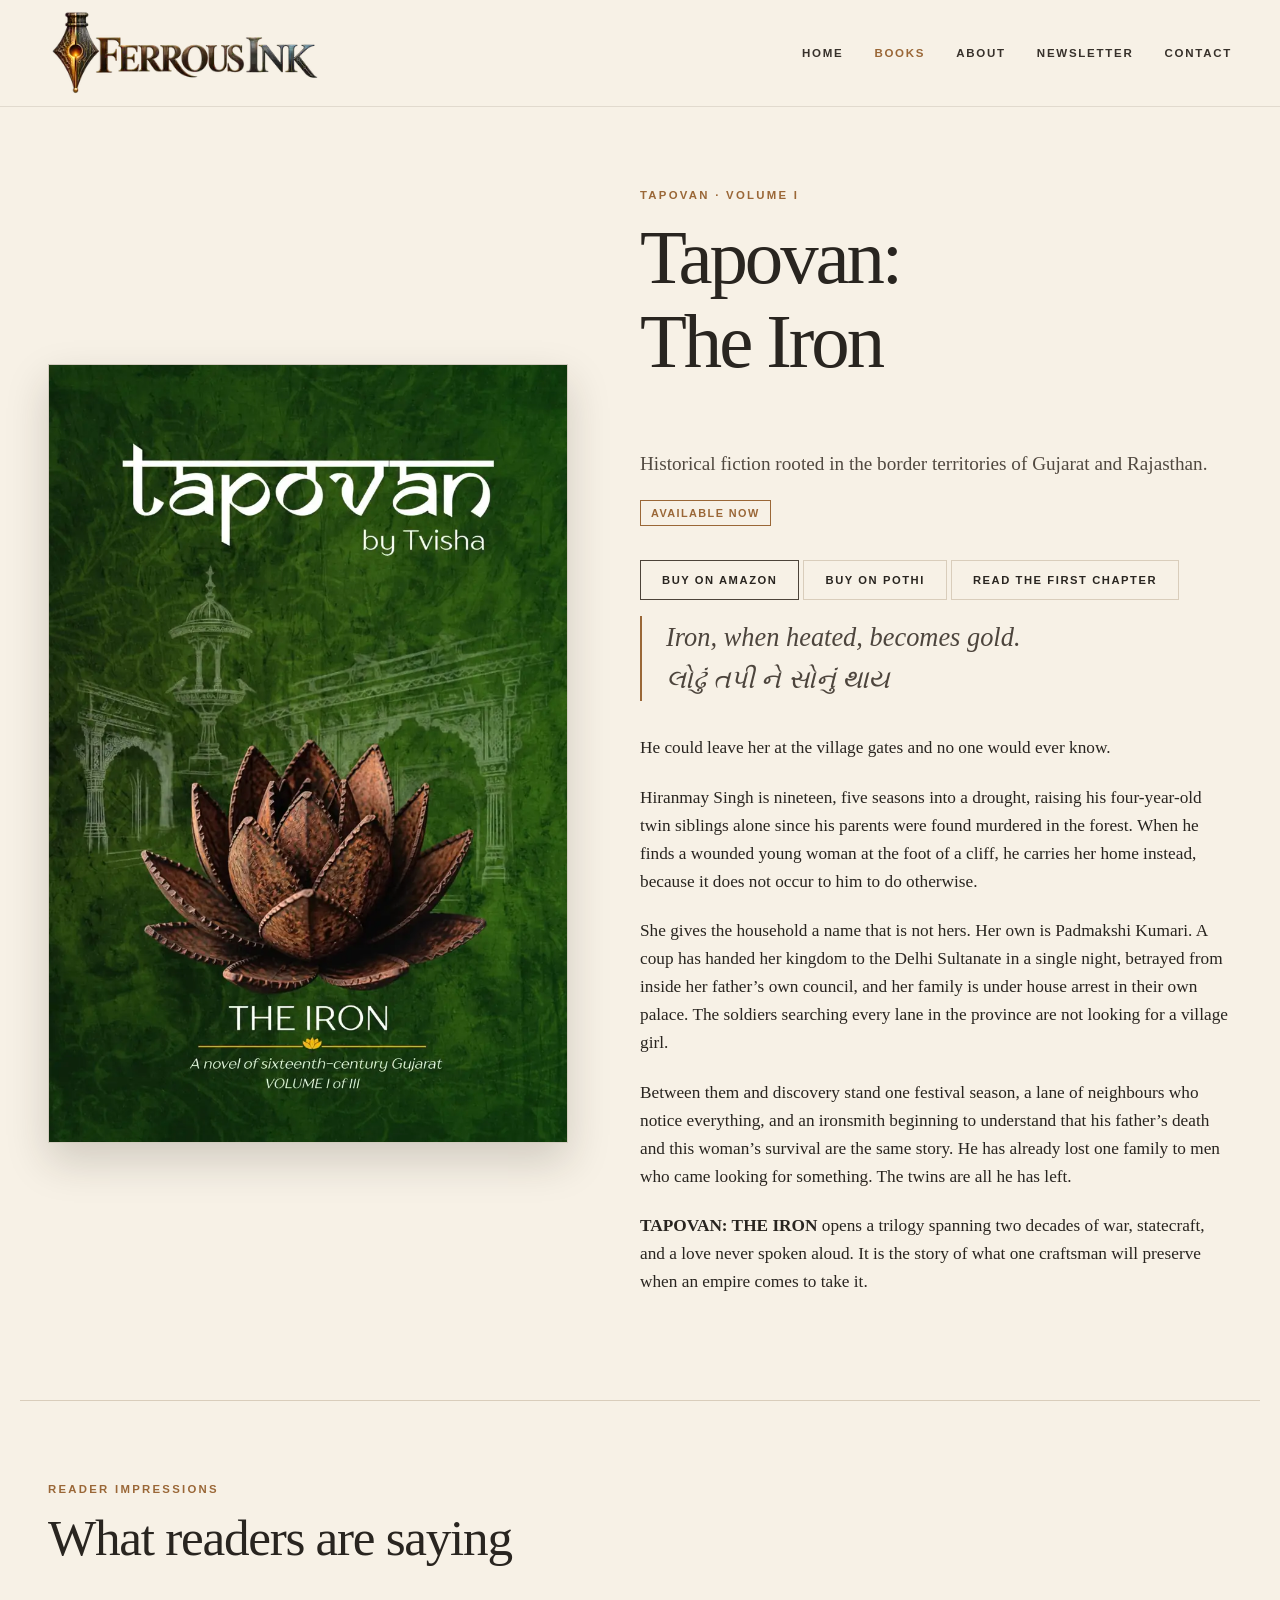
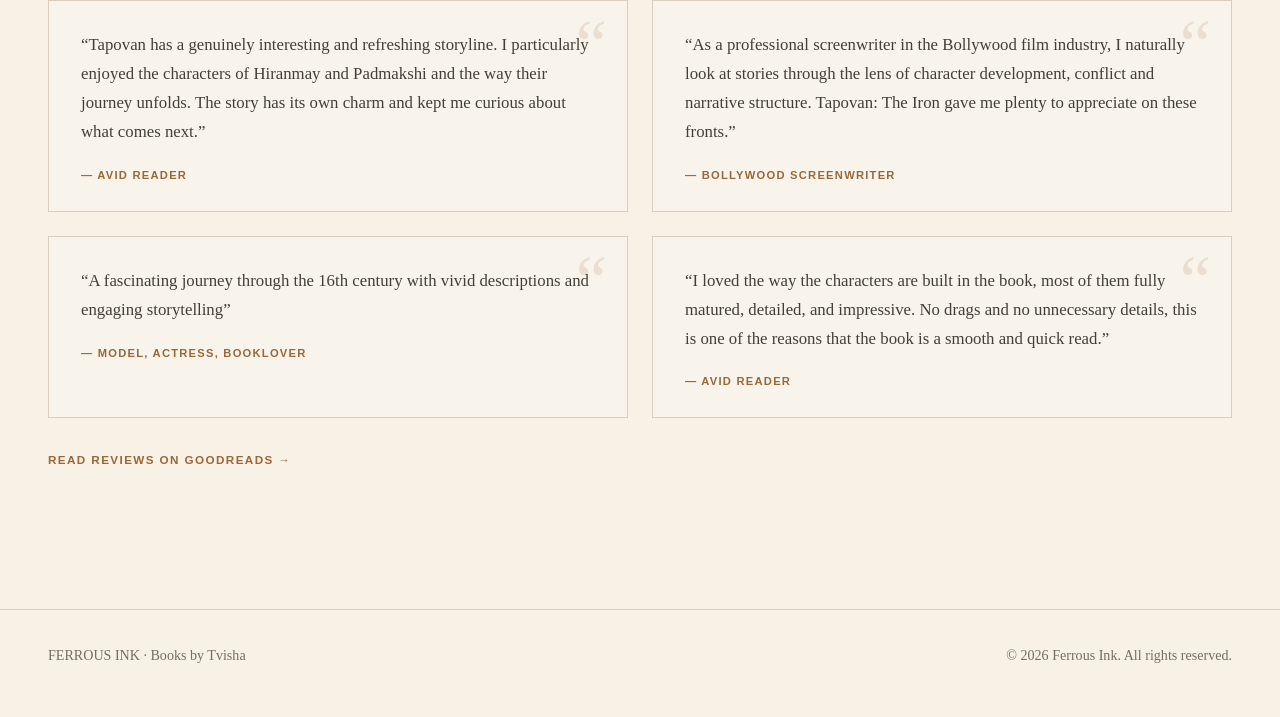
<file: tapovan.html>
<!doctype html><html lang="en"><head><meta charset="utf-8"><meta name="viewport" content="width=device-width,initial-scale=1"><link rel="icon" type="image/svg+xml" href="assets/images/ferrous-favicon.svg"><link rel="alternate icon" href="favicon.ico"><title>Tapovan: The Iron — Tvisha</title><meta name="description" content="Tapovan: The Iron by Tvisha — historical fiction set in the borderlands of Gujarat and Rajasthan. Available now on Amazon."><link rel="stylesheet" href="assets/css/styles.css?v=10"><style>.tapovan-main-cover{width:min(100%,520px)}</style></head><body><header class="site-header"><nav class="nav"><a class="brand" href="index.html" aria-label="Ferrous Ink home"><img src="assets/images/ferrous-ink-logo-fixed.svg" alt="Ferrous Ink"></a><div class="nav-links"><a href="index.html">Home</a><a href="books.html" aria-current="page">Books</a><a href="about.html">About</a><a href="newsletter.html">Newsletter</a><a href="contact.html">Contact</a></div></nav></header><main><section class="section"><div class="book-feature" style="grid-template-columns:minmax(300px,520px) 1fr"><div class="book-cover tapovan-main-cover"><img src="assets/images/tapovan-cover-site.webp?v=20261117" onerror="this.onerror=null;this.src='assets/images/tapovan-cover-full.jpeg?v=20261102b'" alt="Tapovan: The Iron, Volume I, by Tvisha"></div><div><p class="eyebrow">Tapovan · Volume I</p><h1>Tapovan:<br>The Iron</h1><p class="lead">Historical fiction rooted in the border territories of Gujarat and Rajasthan.</p><p class="status ready">Available Now</p><p><a class="button" href="https://www.amazon.com/dp/B0HPCVSJZD" target="_blank" rel="noopener noreferrer">Buy on Amazon</a> <a class="button button-soft" href="https://store.pothi.com/book/tvisha-tapovan/" target="_blank" rel="noopener noreferrer">Buy on Pothi</a> <a class="button button-soft" href="sample-chapter.html">Read the First Chapter</a></p><div class="prose"><p class="quote"><em>Iron, when heated, becomes gold.</em><br><em lang="gu">લોઢું તપી ને સોનું થાય</em></p><p>He could leave her at the village gates and no one would ever know.</p><p>Hiranmay Singh is nineteen, five seasons into a drought, raising his four-year-old twin siblings alone since his parents were found murdered in the forest. When he finds a wounded young woman at the foot of a cliff, he carries her home instead, because it does not occur to him to do otherwise.</p><p>She gives the household a name that is not hers. Her own is Padmakshi Kumari. A coup has handed her kingdom to the Delhi Sultanate in a single night, betrayed from inside her father’s own council, and her family is under house arrest in their own palace. The soldiers searching every lane in the province are not looking for a village girl.</p><p>Between them and discovery stand one festival season, a lane of neighbours who notice everything, and an ironsmith beginning to understand that his father’s death and this woman’s survival are the same story. He has already lost one family to men who came looking for something. The twins are all he has left.</p><p><strong>TAPOVAN: THE IRON</strong> opens a trilogy spanning two decades of war, statecraft, and a love never spoken aloud. It is the story of what one craftsman will preserve when an empire comes to take it.</p></div></div></div></section><section class="section rule reviews-section"><p class="eyebrow">Reader Impressions</p><h2>What readers are saying</h2><div class="reviews-grid"><blockquote class="review-card"><p>“Tapovan has a genuinely interesting and refreshing storyline. I particularly enjoyed the characters of Hiranmay and Padmakshi and the way their journey unfolds. The story has its own charm and kept me curious about what comes next.”</p><footer>— Avid Reader</footer></blockquote><blockquote class="review-card"><p>“As a professional screenwriter in the Bollywood film industry, I naturally look at stories through the lens of character development, conflict and narrative structure. Tapovan: The Iron gave me plenty to appreciate on these fronts.”</p><footer>— Bollywood Screenwriter</footer></blockquote><blockquote class="review-card"><p>“A fascinating journey through the 16th century with vivid descriptions and engaging storytelling”</p><footer>— Model, Actress, BookLover</footer></blockquote><blockquote class="review-card"><p>“I loved the way the characters are built in the book, most of them fully matured, detailed, and impressive. No drags and no unnecessary details, this is one of the reasons that the book is a smooth and quick read.”</p><footer>— Avid Reader</footer></blockquote></div><p class="review-more"><a class="text-link" href="https://www.goodreads.com/book/show/262483072-tapovan" target="_blank" rel="noopener noreferrer">Read reviews on Goodreads →</a></p></section></main><footer><div class="footer-inner"><div>FERROUS INK · Books by Tvisha</div><div>© <span data-year></span> Ferrous Ink. All rights reserved.</div></div></footer><script src="assets/js/site.js?v=19"></script></body></html>
</file>
<file: assets/css/styles.css>
:root{
 --ivory:#f7f1e6;--paper:#fbf7ef;--ink:#292520;--soft:#655c52;
 --bronze:#9a6737;--blue:#263f50;--line:#d9cdbb;--max:1240px;
}
*{box-sizing:border-box} html{scroll-behavior:smooth}
body{margin:0;background:var(--ivory);color:var(--ink);font-family:Georgia,"Times New Roman",serif;line-height:1.62}
img{max-width:100%;display:block} a{color:inherit}
.site-header{background:rgba(247,241,230,.97);border-bottom:1px solid rgba(80,65,48,.13);position:sticky;top:0;z-index:20}
.nav{max-width:var(--max);margin:auto;padding:10px 28px;display:flex;align-items:center;gap:34px;min-height:82px}
.brand{display:block;width:270px;max-width:32vw;flex:none}.brand img{width:100%;height:auto}
.nav-links{margin-left:auto;display:flex;gap:31px;align-items:center}
.nav-links a{text-decoration:none;text-transform:uppercase;letter-spacing:.15em;font:600 .72rem Arial,sans-serif;color:#37312b}
.nav-links a:hover,.nav-links a[aria-current="page"]{color:var(--bronze)}
main{min-height:68vh}
.hero{max-width:var(--max);margin:auto;padding:82px 28px 92px;display:grid;grid-template-columns:minmax(0,1.15fr) minmax(360px,.85fr);gap:58px;align-items:center}
.eyebrow{margin:0 0 15px;color:var(--bronze);text-transform:uppercase;letter-spacing:.2em;font:700 .71rem Arial,sans-serif}
.hero h1{font-weight:400;line-height:1.04;letter-spacing:-.035em;margin:0 0 24px;font-size:clamp(2.15rem,3.45vw,3.45rem);white-space:nowrap}
.hero .lead{font-size:1.23rem;font-style:italic;color:#50483f;margin:0 0 28px}
.portal{width:min(100%,540px);margin:auto;position:relative;isolation:isolate;filter:drop-shadow(0 18px 25px rgba(80,45,20,.06))}
.portal img{width:100%;height:auto;object-fit:contain;position:relative;z-index:1}
.portal:after{content:"";position:absolute;z-index:2;inset:-2px;pointer-events:none;background:linear-gradient(90deg,var(--ivory) 0%,rgba(247,241,230,.88) 3%,rgba(247,241,230,.38) 9%,transparent 18%,transparent 82%,rgba(247,241,230,.32) 92%,rgba(247,241,230,.86) 98%,var(--ivory) 100%),linear-gradient(0deg,var(--ivory) 0%,rgba(247,241,230,.86) 3%,rgba(247,241,230,.34) 10%,transparent 19%,transparent 83%,rgba(247,241,230,.24) 93%,rgba(247,241,230,.78) 99%,var(--ivory) 100%)}
.button{display:inline-block;padding:13px 21px;border:1px solid #4c4339;text-decoration:none;text-transform:uppercase;letter-spacing:.14em;font:700 .7rem Arial,sans-serif;transition:.2s;background:transparent;color:var(--ink);cursor:pointer}
.button:hover{background:var(--blue);border-color:var(--blue);color:#fff}
.section{max-width:var(--max);margin:auto;padding:82px 28px}.rule{border-top:1px solid var(--line)}
h1,h2,h3{font-weight:400;line-height:1.1;margin-top:0} h1{font-size:clamp(3rem,6vw,5.5rem);letter-spacing:-.04em}
h2{font-size:clamp(2.2rem,4vw,3.75rem);letter-spacing:-.025em} h3{font-size:1.65rem}
.grid-2{display:grid;grid-template-columns:1fr 1fr;gap:70px;align-items:center}
.lead{font-size:1.2rem;color:#514940}
.book-feature{display:grid;grid-template-columns:minmax(220px,360px) 1fr;gap:72px;align-items:center}
.book-cover{box-shadow:0 18px 40px rgba(38,31,24,.18);border:1px solid rgba(65,50,35,.2)}
.book-cover img{width:100%;height:auto}
.prose{max-width:760px;font-size:1.08rem}.prose p{margin:0 0 1.25em}
.quote{font-size:1.65rem;font-style:italic;border-left:2px solid var(--bronze);padding-left:24px;color:#4d453d}
.about-mark{max-width:330px;margin:auto;opacity:.95}
.form{max-width:720px} label{display:block;margin:20px 0 7px;text-transform:uppercase;letter-spacing:.11em;font:700 .7rem Arial,sans-serif}
input,textarea{width:100%;padding:13px 14px;background:rgba(255,255,255,.35);border:1px solid #bdb09e;color:var(--ink);font:1rem Georgia,serif}
textarea{min-height:180px;resize:vertical}.notice{font-size:.92rem;color:#746b61}
footer{border-top:1px solid var(--line);margin-top:55px}.footer-inner{max-width:var(--max);margin:auto;padding:34px 28px 50px;display:flex;justify-content:space-between;gap:20px;color:#766d63;font-size:.88rem}
.series-teaser{max-width:760px}
.trilogy-intro{max-width:720px;margin-bottom:46px}
.trilogy-list{display:grid;gap:56px}
.volume-card{border-top:1px solid var(--line);padding-top:48px}
.volume-feature{display:grid;grid-template-columns:minmax(210px,330px) 1fr;gap:64px;align-items:center}
.volume-copy{max-width:650px}
.status{display:inline-block;margin:0 0 18px;padding:6px 10px;border:1px solid var(--line);font:700 .68rem Arial,sans-serif;text-transform:uppercase;letter-spacing:.13em;color:var(--soft)}
.status.ready{border-color:var(--bronze);color:var(--bronze)}
.trilogy-progress{display:grid;grid-template-columns:1fr 1fr;gap:28px}
.progress-card{border:1px solid var(--line);padding:30px;background:rgba(255,255,255,.16)}
.progress-card h3{margin-bottom:14px}
.contact-page{display:grid;grid-template-columns:.9fr 1.1fr;gap:82px;align-items:start}
.contact-intro{padding-top:18px;max-width:470px}.contact-intro h1{margin-bottom:22px}.contact-lead{font-size:1.25rem;line-height:1.55;color:#4f473e}
.contact-rule{width:72px;height:1px;background:var(--bronze);margin:28px 0}.contact-note{font-size:1rem;color:#6a6157;max-width:410px}
.contact-card{background:rgba(255,255,255,.28);border:1px solid var(--line);padding:34px 36px 38px;box-shadow:0 18px 42px rgba(58,45,32,.06)}
.contact-card .form{max-width:none}.form-row{display:grid;grid-template-columns:1fr 1fr;gap:20px}.contact-card label{margin-top:0}.contact-card .form-row+label,.contact-card textarea+button{margin-top:20px}.contact-card input,.contact-card textarea{background:rgba(255,255,255,.52);border-color:#c7baa8}.contact-card input:focus,.contact-card textarea:focus{outline:1px solid var(--bronze);border-color:var(--bronze)}
.contact-button{margin-top:22px;min-width:165px}.contact-card .notice{margin:14px 0 0}
@media(max-width:900px){.hero{grid-template-columns:1fr;gap:38px}.hero h1{white-space:normal}.portal{max-width:470px}.book-feature{grid-template-columns:260px 1fr;gap:38px}.volume-feature{grid-template-columns:250px 1fr;gap:38px}.contact-page{grid-template-columns:1fr;gap:42px}.contact-intro{max-width:700px}.contact-card{max-width:760px}}
@media(max-width:680px){.nav{padding:10px 18px;flex-wrap:wrap;gap:10px}.brand{width:220px;max-width:70vw}.nav-links{width:100%;justify-content:center;gap:18px}.nav-links a{font-size:.63rem}.hero,.section{padding-left:20px;padding-right:20px}.hero{padding-top:55px}.hero h1{font-size:2.45rem}.portal:after{background:linear-gradient(90deg,var(--ivory) 0%,rgba(247,241,230,.8) 4%,rgba(247,241,230,.25) 11%,transparent 20%,transparent 82%,rgba(247,241,230,.25) 93%,var(--ivory) 100%),linear-gradient(0deg,var(--ivory) 0%,rgba(247,241,230,.82) 4%,rgba(247,241,230,.25) 12%,transparent 21%,transparent 84%,rgba(247,241,230,.2) 94%,var(--ivory) 100%)}.grid-2,.book-feature,.volume-feature,.trilogy-progress,.form-row{grid-template-columns:1fr}.book-cover,.volume-feature .book-cover{max-width:280px}.contact-card{padding:26px 22px 30px}.footer-inner{display:block}}

.hero-actions{display:flex;align-items:center;gap:24px;flex-wrap:wrap}
.text-link{color:var(--bronze);text-decoration:none;font:700 .73rem Arial,sans-serif;text-transform:uppercase;letter-spacing:.12em;border-bottom:1px solid transparent;padding-bottom:3px}
.text-link:hover{border-bottom-color:var(--bronze)}
.home-book-feature{display:grid;grid-template-columns:minmax(230px,340px) 1fr;gap:78px;align-items:center}
.home-book-cover{max-width:330px;justify-self:center;box-shadow:0 24px 48px rgba(38,31,24,.2);border:1px solid rgba(65,50,35,.2);background:#fff}
.home-book-cover img{width:100%;height:auto}
.home-book-copy{max-width:690px}.home-book-copy h2{margin-bottom:20px}
.home-book-quote{font-size:1.35rem;line-height:1.45;color:#4d453d;border-left:2px solid var(--bronze);padding-left:20px;margin:0 0 24px}
.home-book-actions{display:flex;gap:12px;flex-wrap:wrap;margin-top:28px}.button-soft{border-color:var(--line)}
.home-notes{display:grid;grid-template-columns:1fr 1fr;gap:30px}
.home-note-card{border:1px solid var(--line);background:rgba(255,255,255,.18);padding:34px 36px;min-height:240px}
.home-note-card h3{font-size:1.8rem;margin-bottom:14px}.home-note-card p:not(.eyebrow){color:#5d544b;max-width:520px}
.social-links-inline{display:flex;gap:22px;flex-wrap:wrap;margin-top:24px}
.footer-links{display:flex;gap:18px;align-items:center;flex-wrap:wrap}.footer-links a{text-decoration:none}.footer-links a:hover{color:var(--bronze)}
.reviews-section h2,.home-review-preview h2{max-width:760px;margin-bottom:34px}
.reviews-grid{display:grid;grid-template-columns:1fr 1fr;gap:24px}
.review-card{margin:0;border:1px solid var(--line);background:rgba(255,255,255,.2);padding:30px 32px;position:relative}
.review-card:before{content:"“";position:absolute;top:8px;right:20px;font-size:4.4rem;line-height:1;color:rgba(154,103,55,.15);font-family:Georgia,serif}
.review-card p{margin:0 0 22px;font-size:1.05rem;line-height:1.72;color:#453e37;position:relative;z-index:1}
.review-card footer{border:0;margin:0;padding:0;color:var(--bronze);font:700 .7rem Arial,sans-serif;text-transform:uppercase;letter-spacing:.11em}
.home-review-grid{display:grid;grid-template-columns:1fr 1fr;gap:24px}
.home-review-preview .review-card{min-height:220px}.review-more{margin:28px 0 0}
@media(max-width:900px){.home-book-feature{grid-template-columns:270px 1fr;gap:46px}.home-notes{grid-template-columns:1fr 1fr}}
@media(max-width:680px){.home-book-feature,.home-notes,.reviews-grid,.home-review-grid{grid-template-columns:1fr}.home-book-cover{max-width:280px;margin:0 auto}.home-note-card{min-height:0}.footer-links{margin-top:10px}.hero-actions{align-items:flex-start;flex-direction:column;gap:16px}.review-card{padding:26px 24px}}
</file>
<file: assets/css/author.css>
.author-space{max-width:1460px;padding-top:76px;padding-bottom:96px}
.author-layout{display:grid;grid-template-columns:minmax(0,700px) minmax(360px,540px);gap:72px;align-items:start;justify-content:space-between}
.author-copy{max-width:700px;position:relative;z-index:2}
.author-name{margin:0 0 8px;font-family:"Bodoni 72",Didot,Baskerville,"Baskerville Old Face",Georgia,serif;font-size:clamp(3.1rem,4.35vw,4.35rem);font-weight:400;line-height:.96;letter-spacing:-.022em;color:#292520;background-image:linear-gradient(108deg,#25211d 0%,#49392b 28%,#2b2722 52%,#745237 70%,#292520 100%),repeating-linear-gradient(96deg,rgba(255,255,255,.12) 0 1px,rgba(0,0,0,.06) 1px 3px);background-blend-mode:soft-light;-webkit-background-clip:text;background-clip:text;-webkit-text-fill-color:transparent;width:max-content;max-width:100%}
.author-line{margin:20px 0 0;font-family:Baskerville,"Baskerville Old Face",Georgia,serif;font-size:1.3rem;font-style:italic;color:#5a5148}
.author-rule{width:72px;height:1px;background:var(--bronze);margin:30px 0 34px}
.author-bio{font-size:1.08rem;line-height:1.76;max-width:700px}
.author-bio p{margin-bottom:1.4em}
.author-social{margin-top:34px;padding-top:26px;border-top:1px solid rgba(118,82,49,.22)}
.author-social .eyebrow{margin-bottom:14px}
.author-social-links{display:flex;flex-wrap:wrap;gap:10px 12px}
.author-social-links a{display:inline-flex;align-items:center;padding:9px 14px;border:1px solid rgba(118,82,49,.34);border-radius:999px;color:#4d4034;text-decoration:none;font-size:.94rem;letter-spacing:.01em;background:rgba(255,255,255,.18);transition:transform .18s ease,border-color .18s ease,background .18s ease,color .18s ease}
.author-social-links a:hover,.author-social-links a:focus-visible{transform:translateY(-1px);border-color:var(--bronze);background:rgba(154,103,55,.08);color:#2d241d}
.author-visual{width:100%;max-width:540px;margin:28px -8px 0 0;justify-self:end;position:relative;isolation:isolate;filter:drop-shadow(0 18px 28px rgba(66,39,19,.045))}
.author-visual img{display:block;width:100%;height:auto;border-radius:48% 48% 4% 4% / 13% 13% 4% 4%}
.author-visual:before{content:"";position:absolute;z-index:2;pointer-events:none;inset:-8px -6px auto 13%;height:32%;border-top:1px solid rgba(154,103,55,.20);border-radius:55% 55% 0 0 / 42% 42% 0 0;box-shadow:0 -8px 24px -20px rgba(91,56,25,.45)}
.author-visual:after{content:"";position:absolute;z-index:3;inset:-3px;pointer-events:none;border-radius:47% 47% 6% 6% / 13% 13% 6% 6%;background:linear-gradient(90deg,var(--ivory) 0%,rgba(247,241,230,.98) 2%,rgba(247,241,230,.90) 5%,rgba(247,241,230,.58) 10%,rgba(247,241,230,.20) 15%,transparent 23%),linear-gradient(270deg,var(--ivory) 0%,rgba(247,241,230,.50) 3%,rgba(247,241,230,.14) 7%,transparent 12%),linear-gradient(0deg,var(--ivory) 0%,rgba(247,241,230,.98) 3%,rgba(247,241,230,.78) 7%,rgba(247,241,230,.35) 12%,rgba(247,241,230,.08) 17%,transparent 23%),radial-gradient(ellipse at 4% 4%,var(--ivory) 0%,rgba(247,241,230,.75) 16%,transparent 38%),radial-gradient(ellipse at 96% 4%,var(--ivory) 0%,rgba(247,241,230,.45) 11%,transparent 29%)}
@media(max-width:1100px){.author-space{max-width:var(--max)}.author-layout{grid-template-columns:minmax(0,1fr) minmax(320px,440px);gap:40px}.author-visual{max-width:440px;margin-top:44px}.author-bio{font-size:1.04rem}}
@media(max-width:760px){.author-space{padding-top:62px;padding-bottom:72px}.author-layout{display:block}.author-name{font-size:3.25rem}.author-line{font-size:1.18rem}.author-visual{width:94%;max-width:430px;margin:40px auto 0}.author-visual:before{inset:-6px -4px auto 14%;height:30%}.author-visual:after{background:linear-gradient(90deg,var(--ivory) 0%,rgba(247,241,230,.94) 4%,rgba(247,241,230,.55) 10%,rgba(247,241,230,.14) 17%,transparent 24%),linear-gradient(270deg,var(--ivory) 0%,rgba(247,241,230,.36) 4%,transparent 11%),linear-gradient(0deg,var(--ivory) 0%,rgba(247,241,230,.96) 4%,rgba(247,241,230,.58) 10%,rgba(247,241,230,.12) 17%,transparent 24%)}.author-bio{font-size:1.03rem}.author-social-links{display:grid}.author-social-links a{justify-content:center}}
</file>
<file: assets/css/newsletter.css>
.newsletter-page{min-height:66vh;display:grid;grid-template-columns:minmax(0,1fr) minmax(360px,500px);gap:90px;align-items:center;padding-top:96px;padding-bottom:110px}
.newsletter-copy{max-width:690px}.newsletter-copy h1{font-size:clamp(3rem,5.4vw,5.2rem);margin-bottom:26px}
.newsletter-lead{font-size:1.42rem;line-height:1.55;color:#4f473e;max-width:650px;margin:0}.newsletter-rule{width:72px;height:1px;background:var(--bronze);margin:32px 0}
.newsletter-note{font-size:1.05rem;color:#6a6157;max-width:570px;margin:0}
.newsletter-card{background:rgba(255,255,255,.3);border:1px solid var(--line);padding:38px 38px 34px;box-shadow:0 18px 42px rgba(58,45,32,.06)}
.newsletter-card .form{max-width:none}.newsletter-card label{margin-top:0}.newsletter-card input{background:rgba(255,255,255,.55);border-color:#c7baa8}
.newsletter-card input:focus{outline:1px solid var(--bronze);border-color:var(--bronze)}.newsletter-button{margin-top:22px;min-width:170px}
.newsletter-card .notice{margin:16px 0 0}.newsletter-privacy{margin:14px 0 0;font-size:.78rem;line-height:1.55;color:#857a6e}
@media(max-width:900px){.newsletter-page{grid-template-columns:1fr;gap:44px;align-items:start;padding-top:72px}.newsletter-copy{max-width:760px}.newsletter-card{max-width:700px}}
@media(max-width:680px){.newsletter-page{padding-top:56px;padding-bottom:76px}.newsletter-copy h1{font-size:2.75rem}.newsletter-lead{font-size:1.22rem}.newsletter-card{padding:28px 22px 30px}}
</file>
